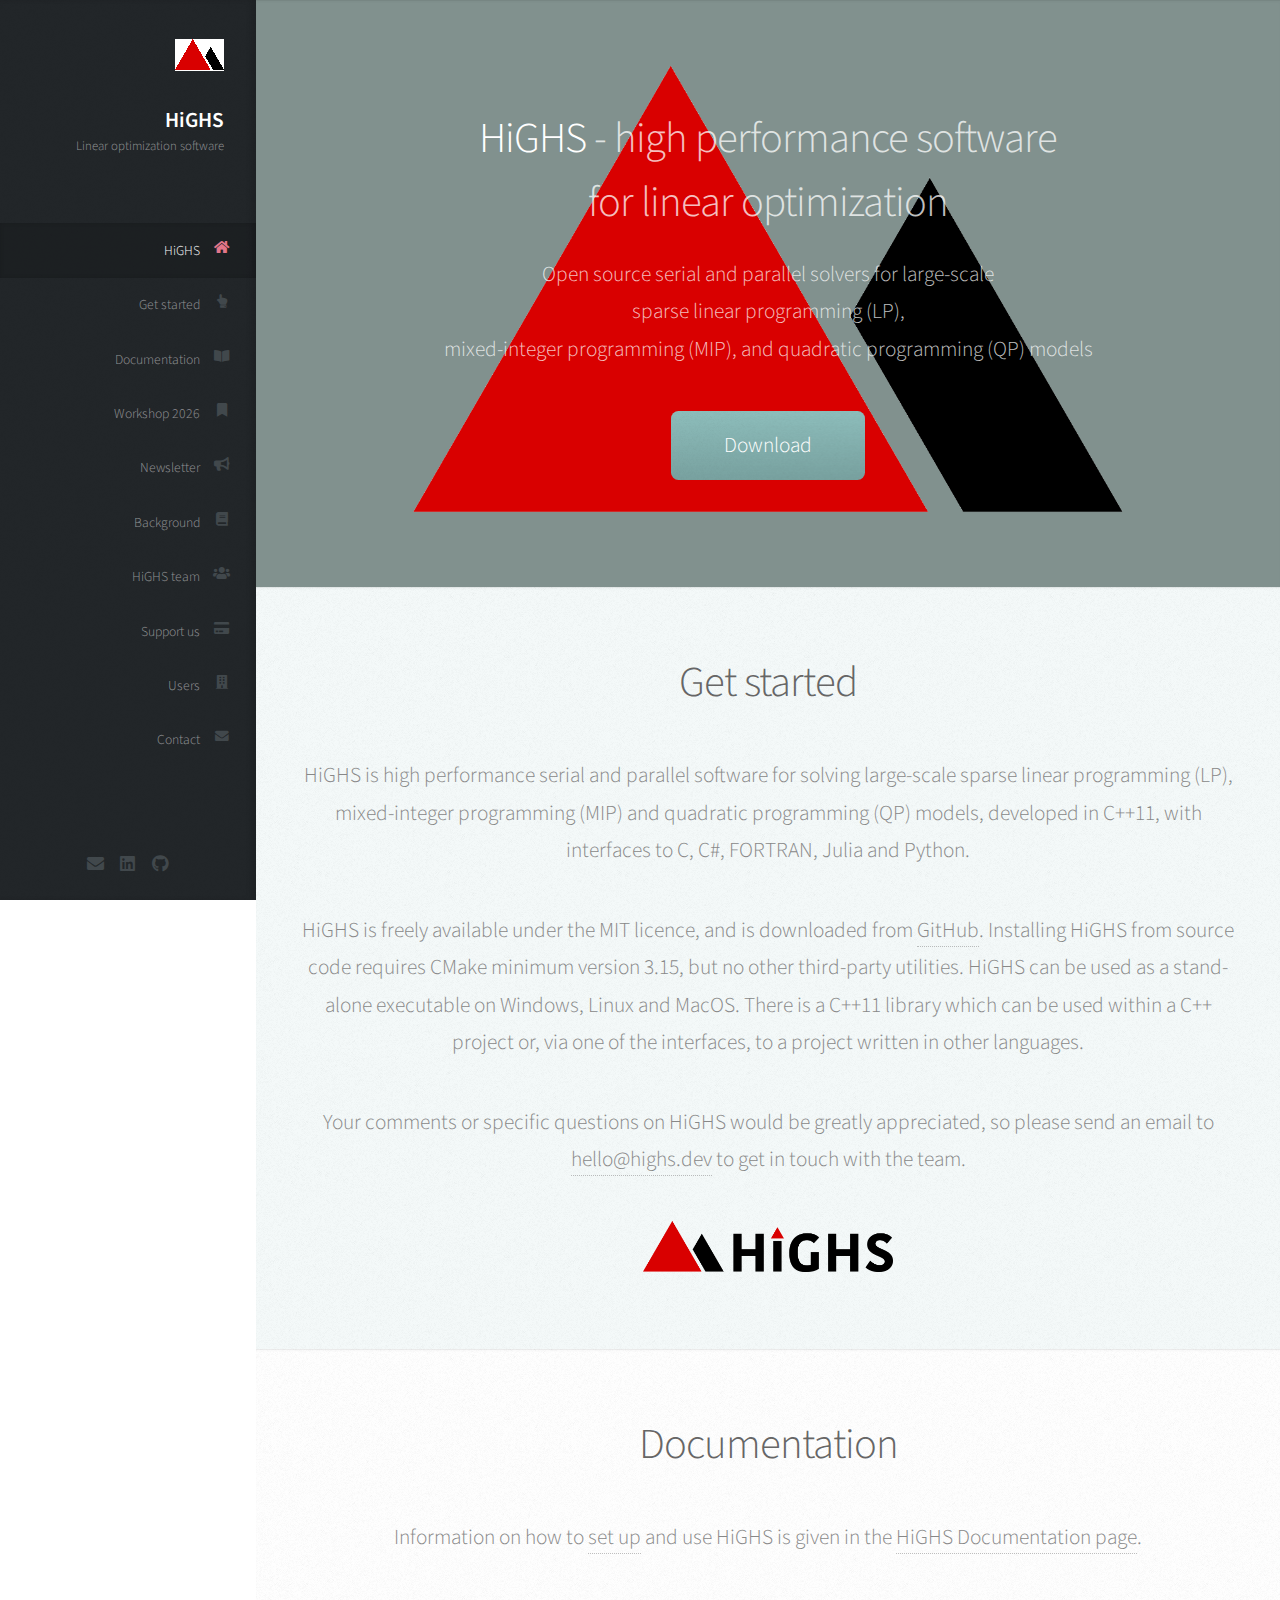
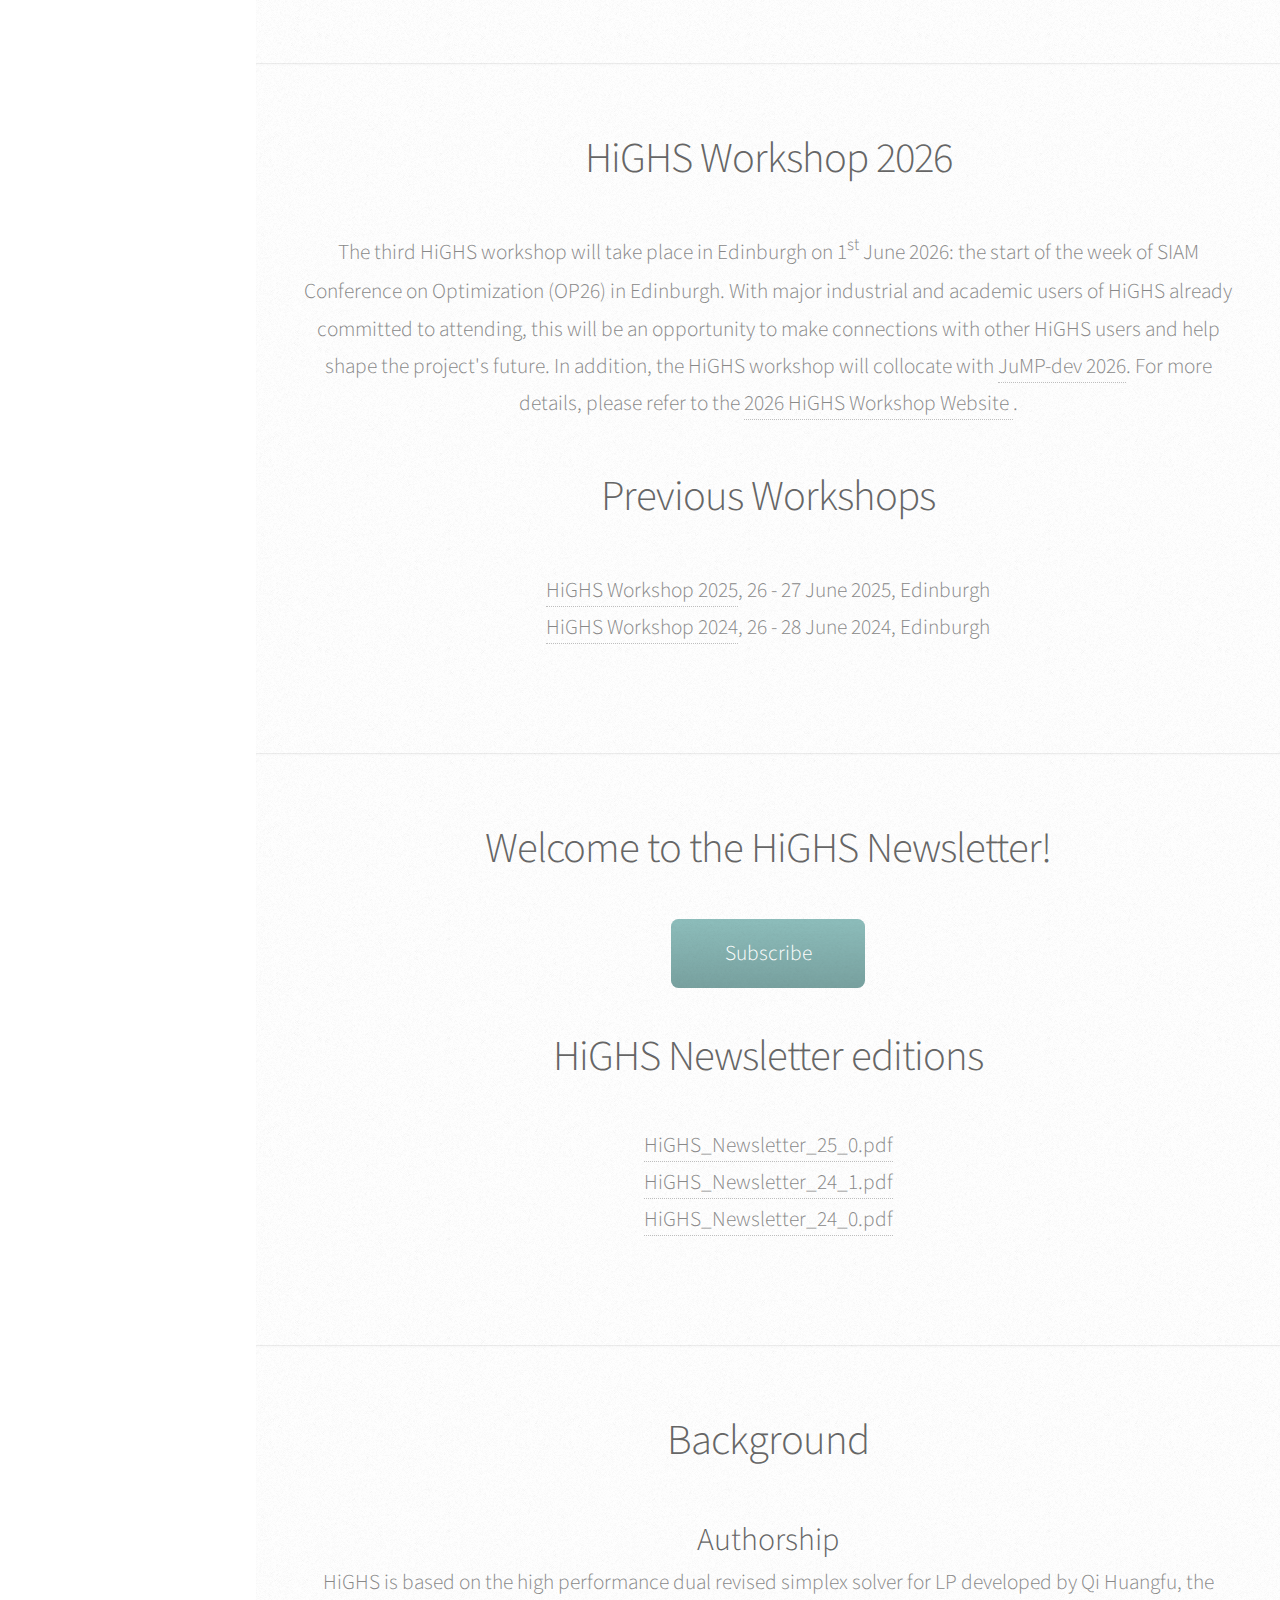
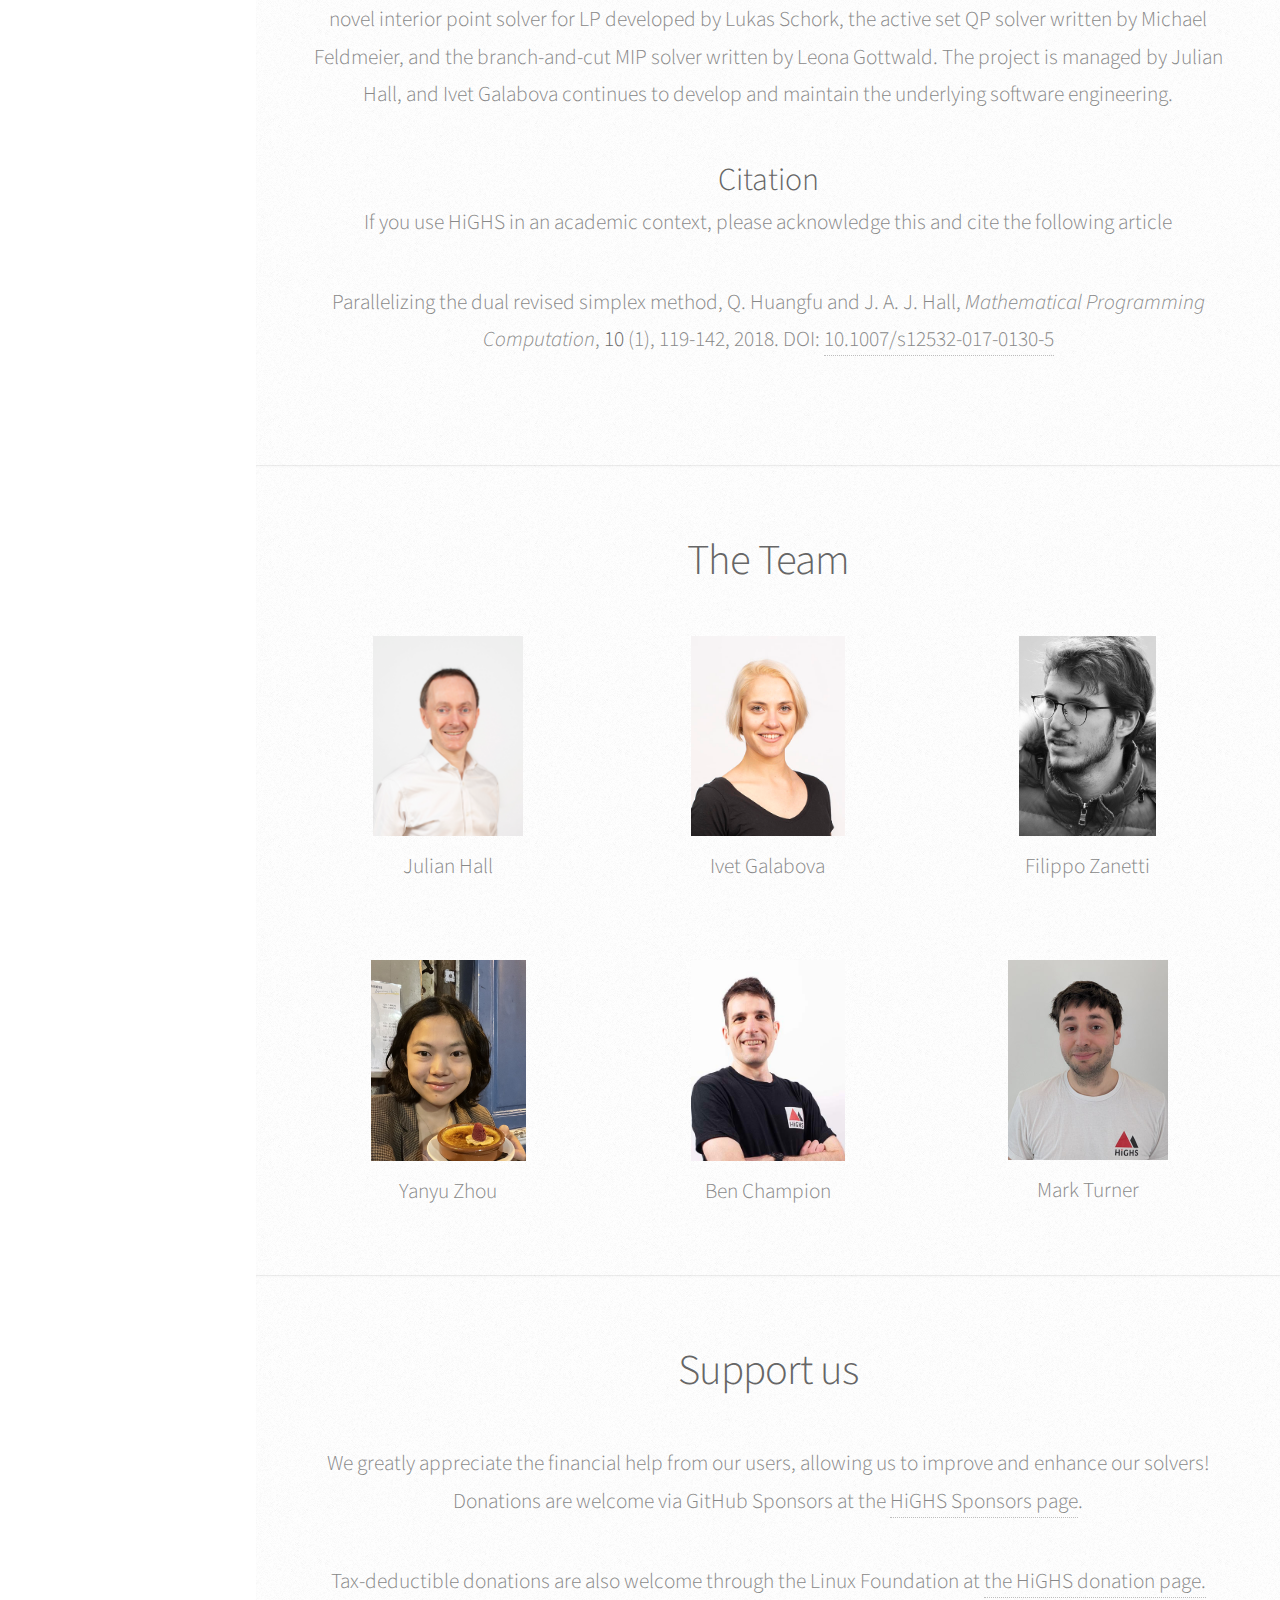
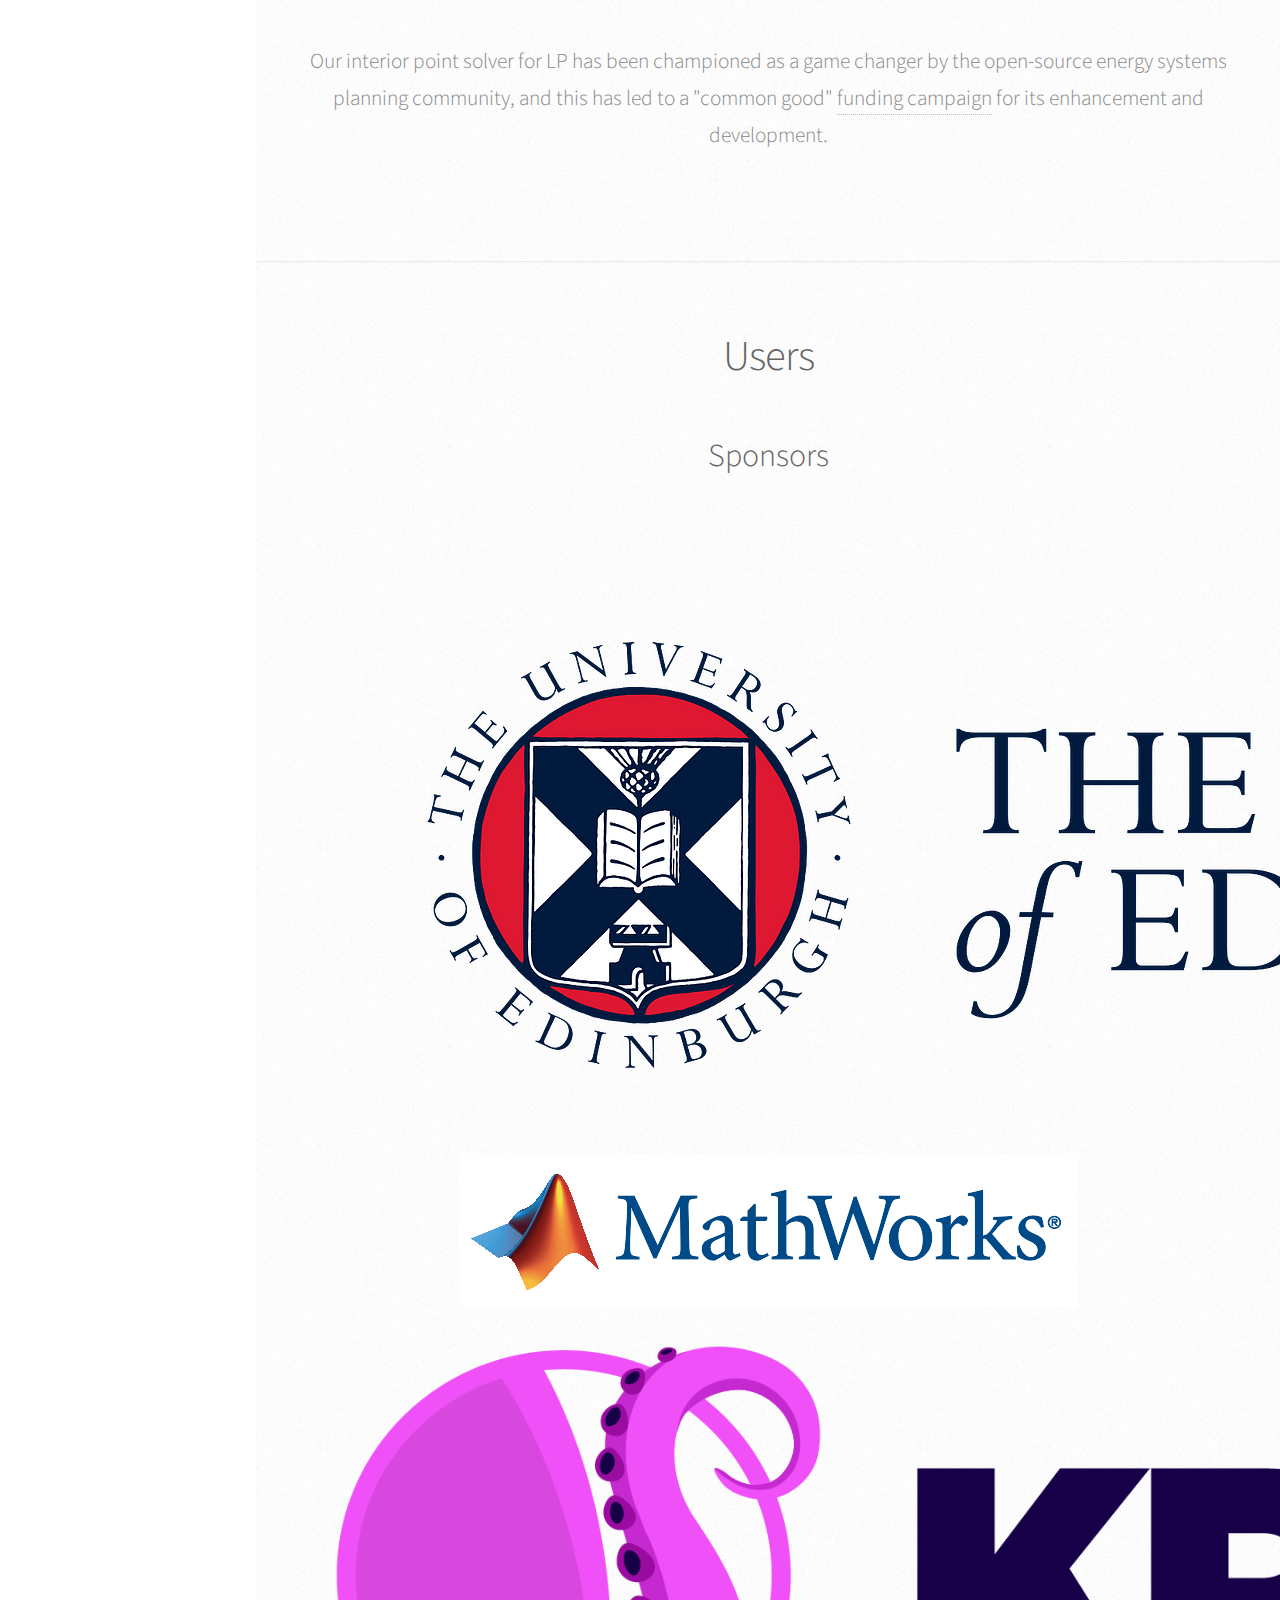
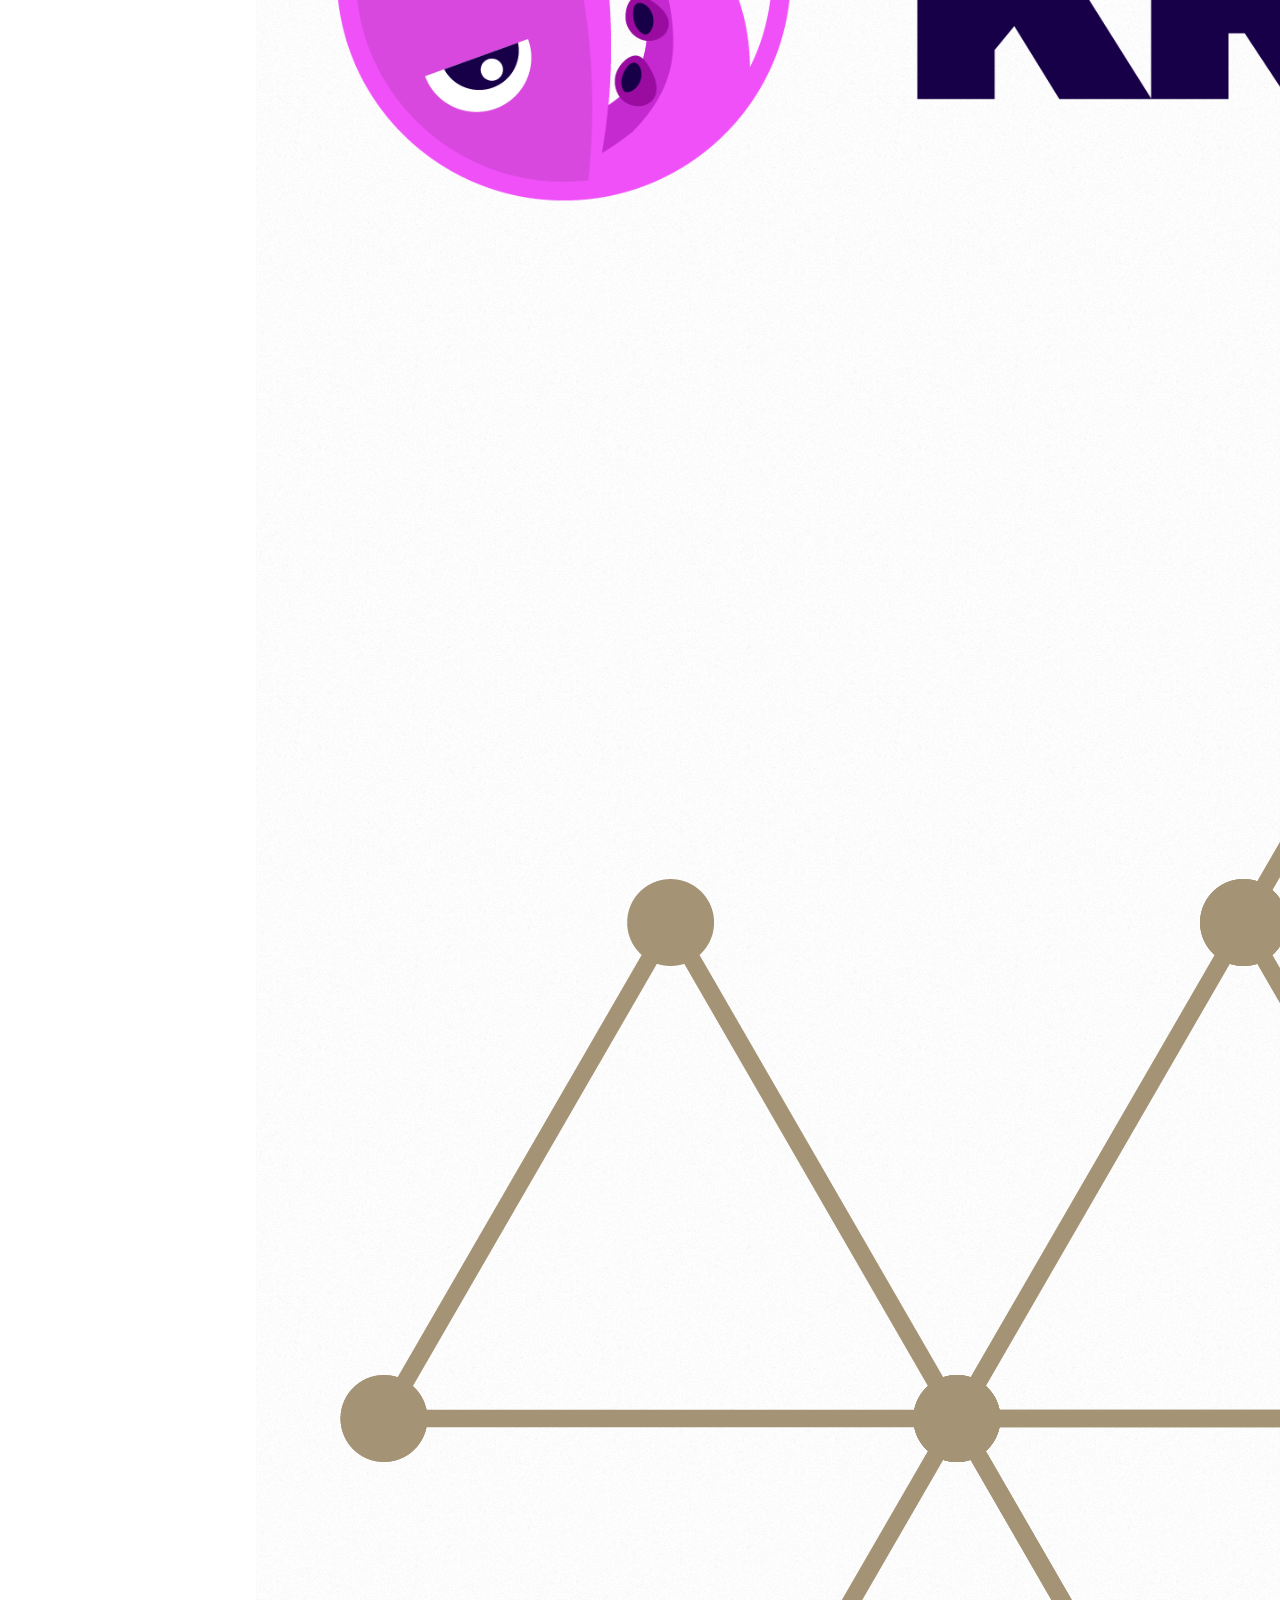
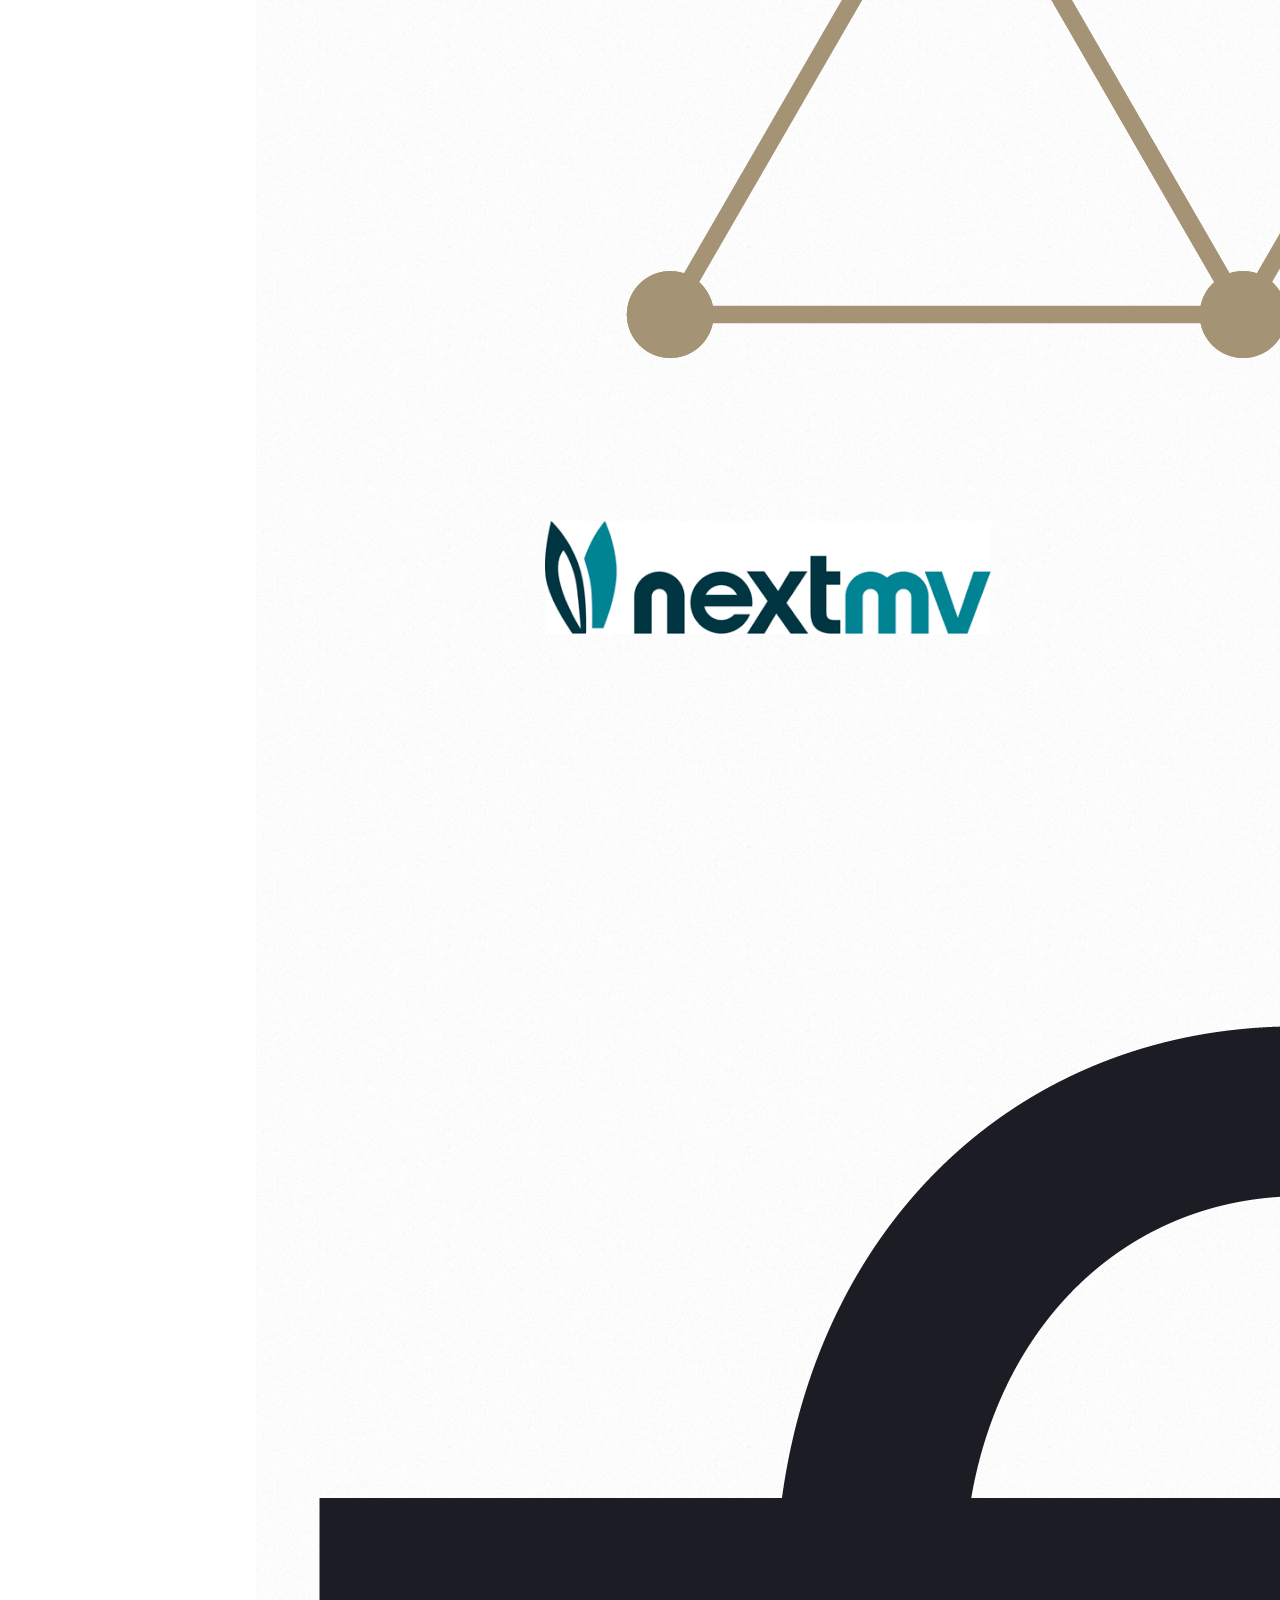
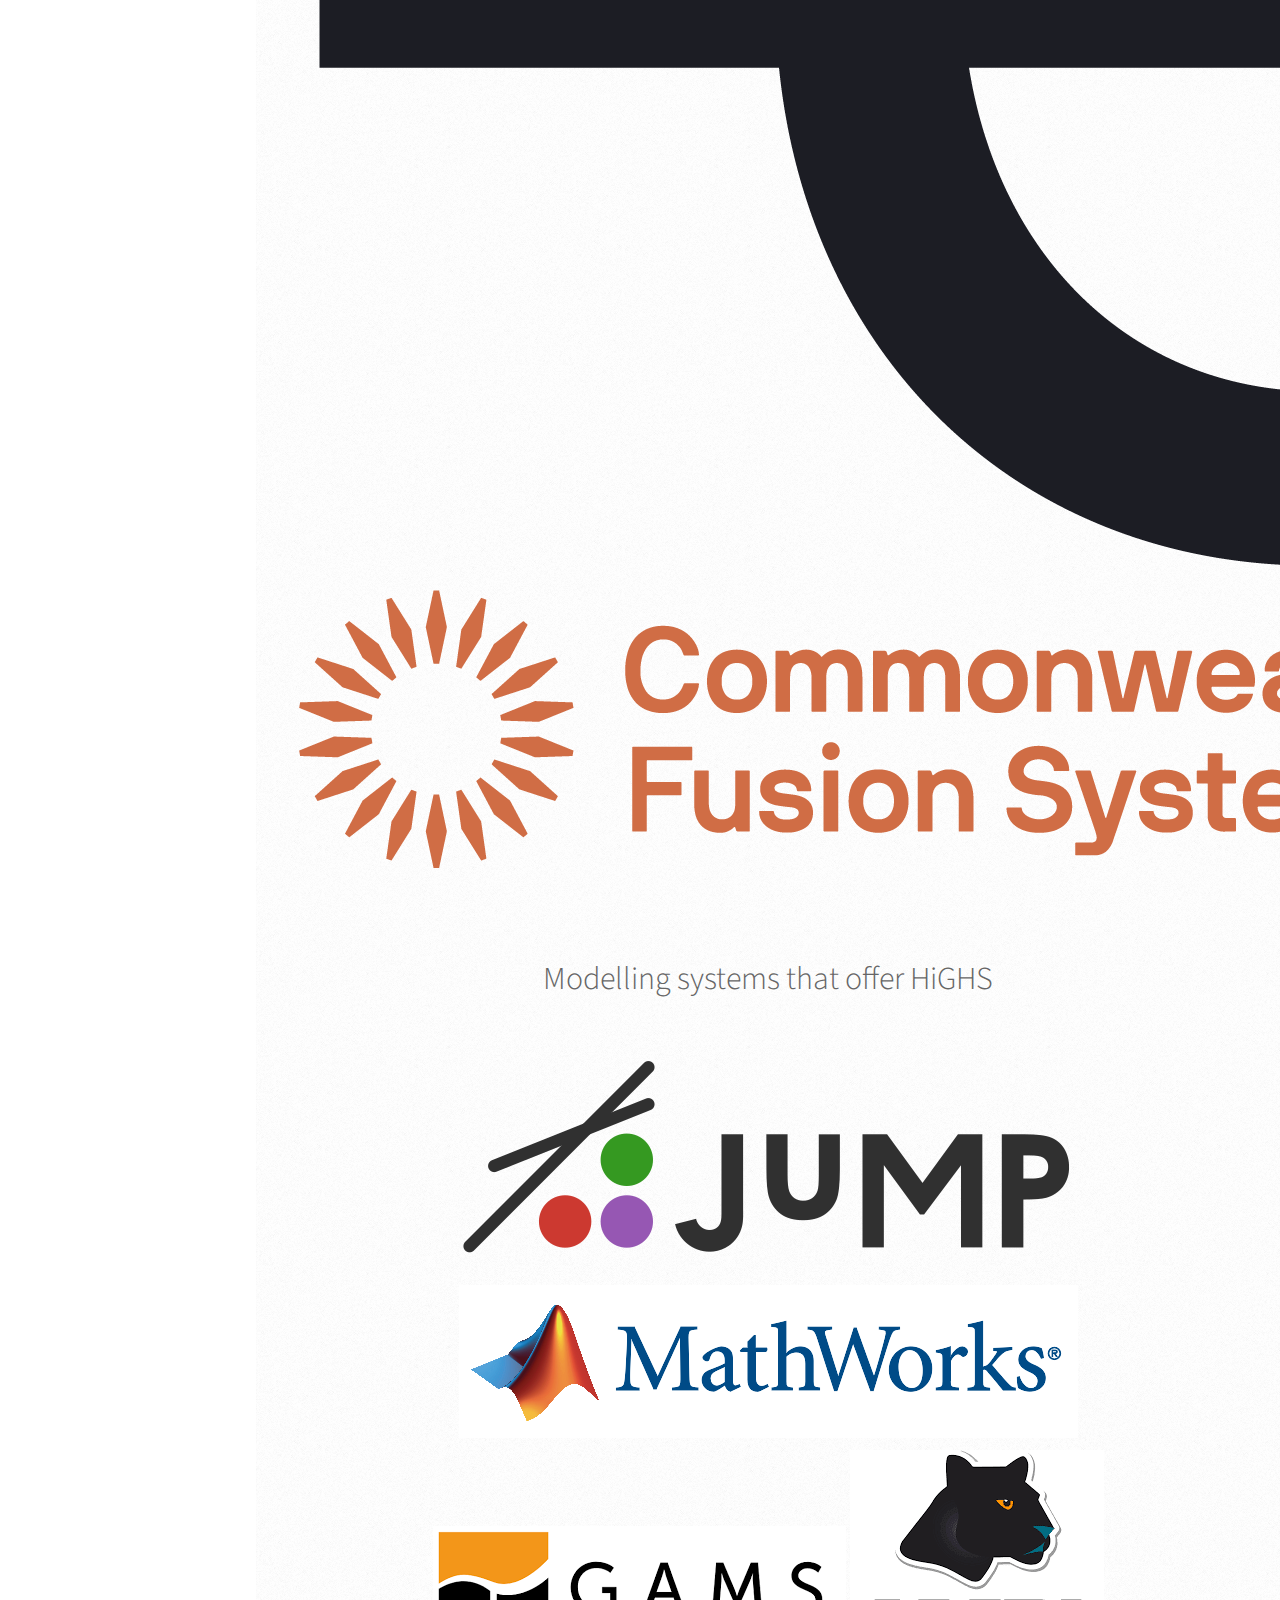
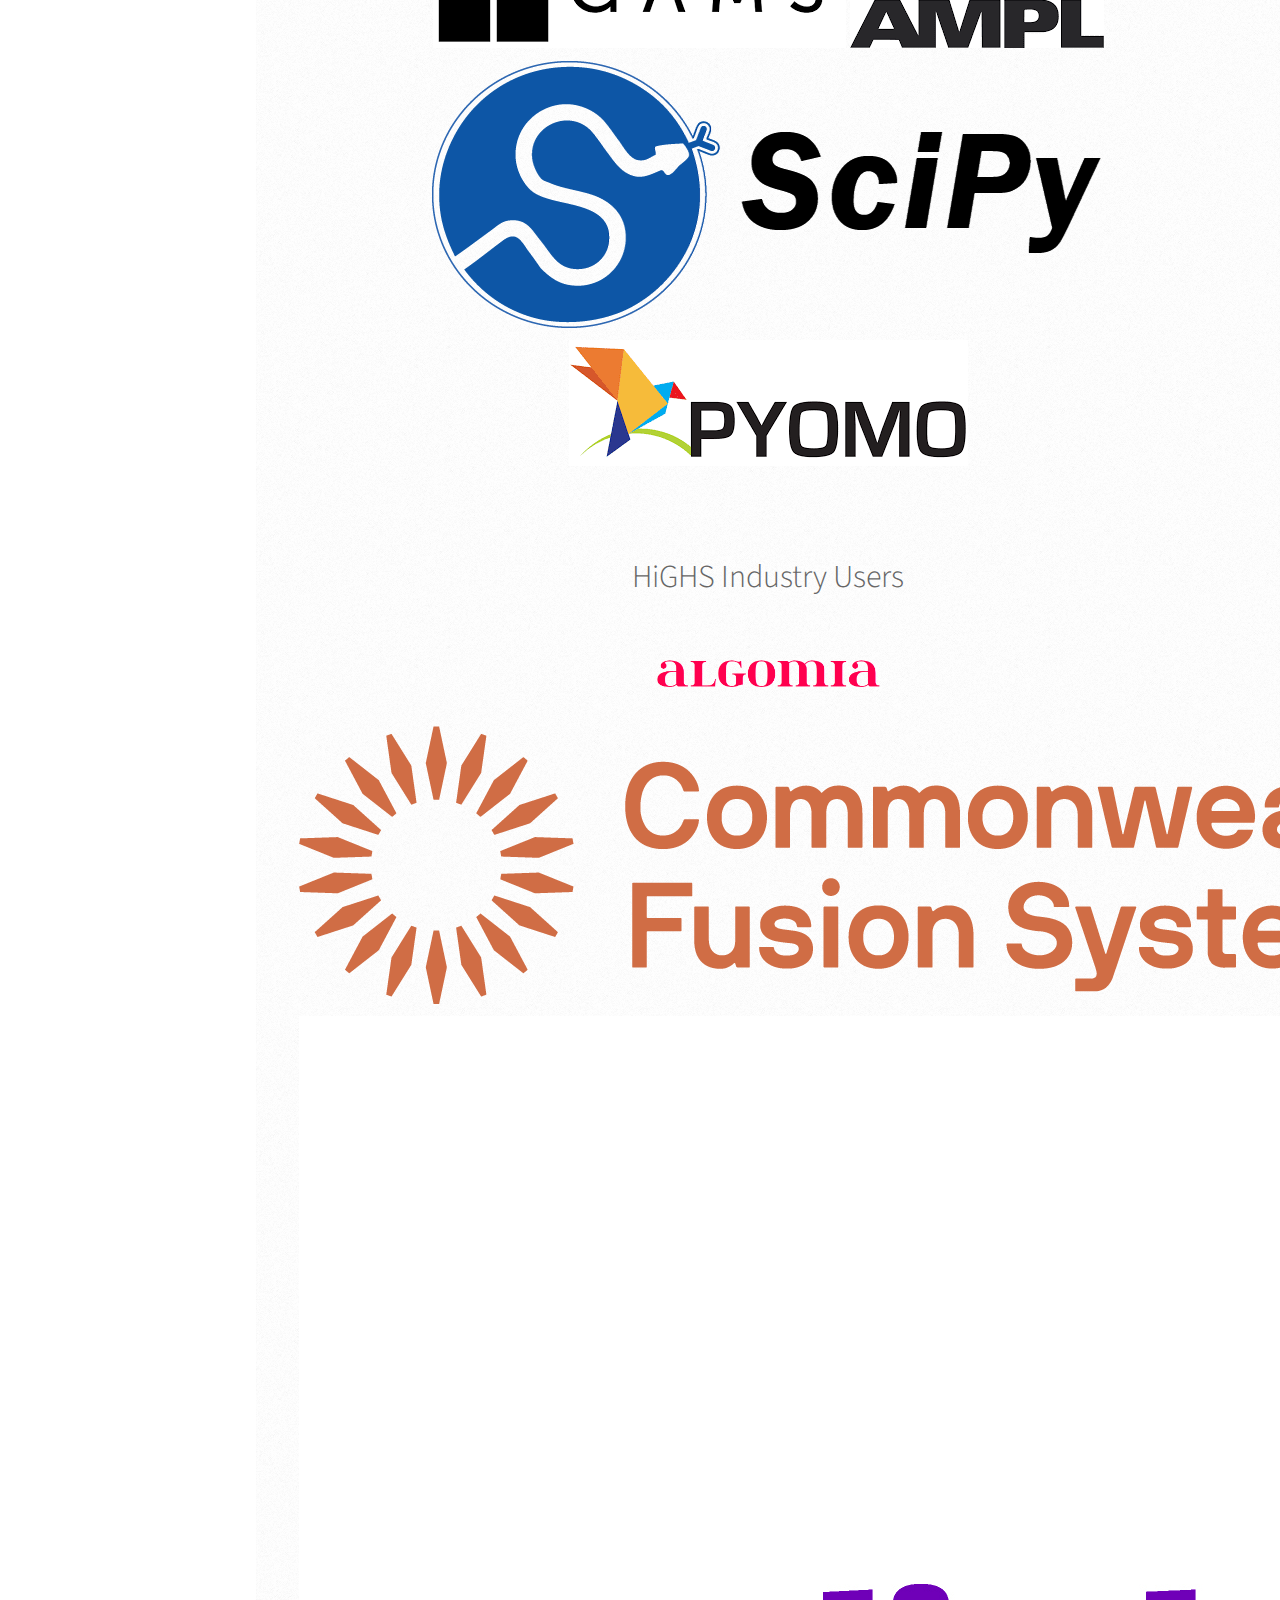
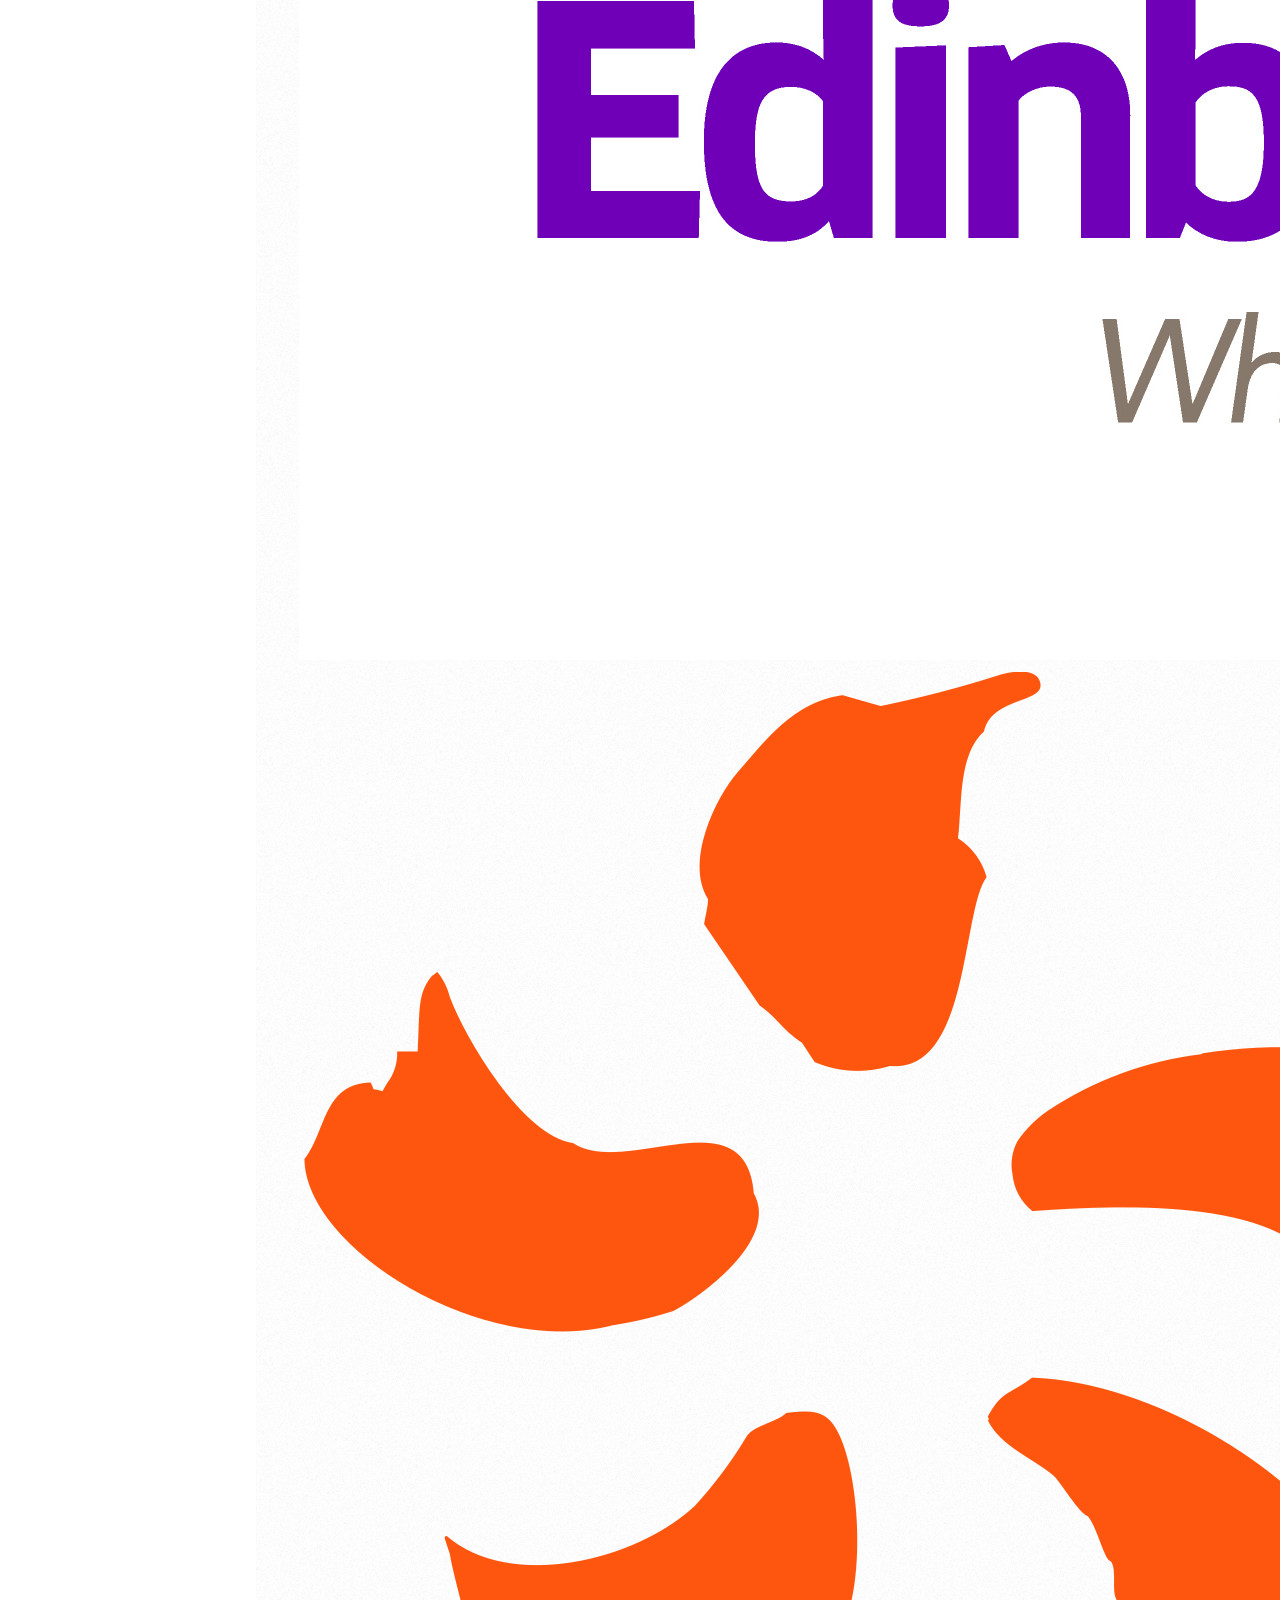
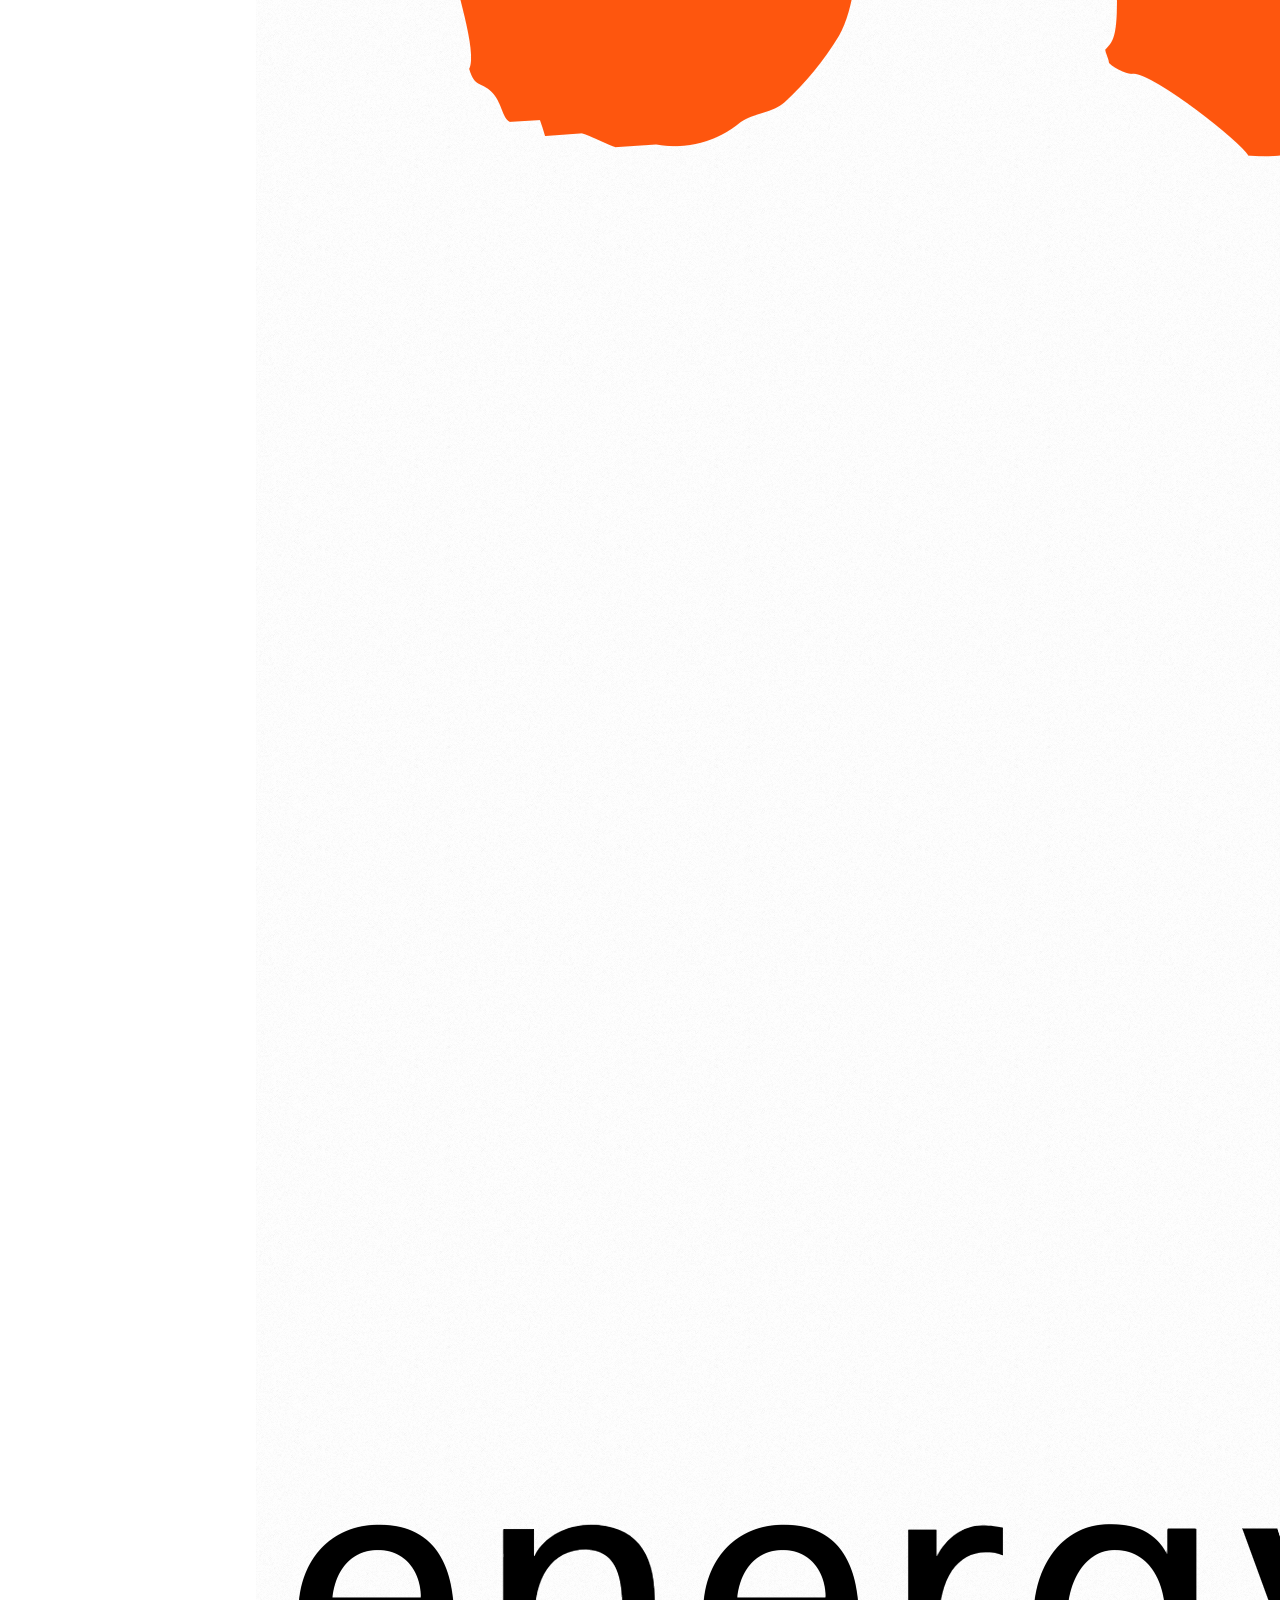
<file: index.html>
<!DOCTYPE HTML>
<!--
Prologue by HTML5 UP
html5up.net | @ajlkn
Free for personal and commercial use under the CCA 3.0 license (html5up.net/license)
-->
<html>

<head>
  <title>HiGHS - High-performance parallel linear optimization software</title>
  <meta charset="utf-8" />
  <meta name="viewport" content="width=device-width, initial-scale=1, user-scalable=no" />

  <link rel="shortcut icon" type="image/ico" href="favicon.ico" title="HiGHS" />
  <link rel="stylesheet" href="assets/css/main.css" />
</head>

<body class="is-preload">

  <!-- Header -->
  <div id="header">

    <div class="top">

      <!-- Logo -->
      <div id="logo">
        <span class="image avatar"><img src="images/HiGHS_avatar.png" alt="" /></span>
        <h1 id="title">HiGHS</h1>
        <p>Linear optimization software</title>
        </p>
      </div>

      <!-- Nav -->
      <nav id="nav">
        <ul>
          <i class="fas "></i>
          <li><a href="#top" id="top-link"><span class="icon solid fa-home">HiGHS</span></a></li>
          <li><a href="#get-started" id="get-started-link"><span class="icon solid fa-hand-point-up">Get started</span></a></li>
          <li><a href="#docs" id="docs-link"><span class="icon solid fa-book-open">Documentation</span></a></li>

          <li><a href="#workshop" id="workshop-link"><span class="icon solid fa-bookmark">Workshop 2026</span></a></li>
          <li><a href="#news" id="news-link"><span class="icon solid fa-bullhorn">Newsletter</span></a></li>
          <li><a href="#background" id="background-link"><span class="icon solid fa-book">Background</span></a></li>
          <li><a href="#team" id="team-link"><span class="icon solid fa-users">HiGHS team</span></a></li>
          <li><a href="#donate" id="donate-link"><span class="icon solid fa-credit-card">Support us</span></a></li>
          <li><a href="#users" id="users-link"><span class="icon solid fa-building">Users</span></a></li>
          <li><a href="#contact" id="contact-link"><span class="icon solid fa-envelope">Contact</span></a></li>
        </ul>
      </nav>

    </div>

    <div class="bottom">

      <!-- Social Icons -->
      <ul class="icons">
        <li><a href="mailto:hello@highs.dev" class="icon solid fa-envelope"><span class="label">Email</span></a></li>
        <li><a href="https://www.linkedin.com/company/highs-opt/" target="_blank" class="icon brands fa-linkedin"><span
              class="label">LinkedIn</span></a></li>
        <li><a href="https://github.com/ERGO-Code/HiGHS" target="_blank" class="icon brands fa-github"><span
              class="label">Github</span></a></li>
      </ul>

    </div>

  </div>

  <!-- Main -->
  <div id="main">

    <!-- Intro -->
    <section id="top" class="one dark cover">
      <div class="container">

        <header>
          <h2 class="alt"><strong>HiGHS</strong> - high performance
            software <br> for linear optimization </h2>
          <p>
          <div>Open source serial and parallel solvers for
            large-scale <br>sparse linear programming (LP), <br>mixed-integer
            programming (MIP), and quadratic programming (QP) models </div>
          </p>
        </header>

        <footer><a href="https://ergo-code.github.io/HiGHS/dev/interfaces/cpp/" class="button scrolly">Download</a>
        </footer>

      </div>
    </section>

    <!-- Get Started-->
    <section id="get-started" class="two">
      <div class="container">

        <header>
          <h2>Get started</h2>
        </header>

        <p> HiGHS is high performance serial and parallel software for solving
          large-scale sparse linear programming (LP), mixed-integer programming
          (MIP) and quadratic programming (QP) models, developed in C++11, with
          interfaces to C, C#, FORTRAN, Julia and Python.</p>

        <p> HiGHS is freely available under the MIT licence, and is downloaded
          from <a href="https://github.com/ERGO-Code/HiGHS" target="_blank">GitHub</a>. Installing HiGHS from source
          code requires
          CMake minimum version 3.15, but no other third-party utilities. HiGHS
          can be used as a stand-alone executable on Windows, Linux and MacOS. There is
          a C++11 library which can be used within a C++ project or, via one of
          the interfaces, to a project written in other languages.</p>

        <p>Your comments or specific questions on HiGHS
          would be greatly appreciated, so please send an email to
          <a href="mailto:hello@highs.dev">hello@highs.dev</a> to get in
          touch with the team.
        </p>

        <img src="images/HiGHS_banner.png" width="250" alt="" class="center" />

      </div>
    </section>

    <!-- Docs -->
    <section id="docs" class="odd">
      <div class="container">

        <header>
          <h2>Documentation</h2>
        </header>

        <p> Information on how to <a href="https://ergo-code.github.io/HiGHS/dev/interfaces/cpp/">set up</a> and use
          HiGHS is given in
          the <a href="https://ergo-code.github.io/HiGHS/dev/">HiGHS Documentation page</a>. </p>

      </div>
    </section>

    <!-- Workshop 2026 -->
    <section id="workshop" class="even">
      <div class="container">

        <header>
          <h2>HiGHS Workshop 2026</h2>
        </header>
        <p>
          The third HiGHS workshop will take place in Edinburgh on 1<sup>st</sup> June 2026: the start of the week
          of SIAM Conference on Optimization (OP26) in Edinburgh. With major industrial and academic users of HiGHS
          already committed to attending, this will be an opportunity to make connections with other HiGHS users and help shape
          the project's future. In addition, the HiGHS workshop will collocate with
          <a href=https://jump.dev/meetings/jumpdev2026 target="_blank">JuMP-dev 2026</a>.
          For more details, please refer to the
          <a href=https://workshop26.highs.dev target="_blank"> 2026 HiGHS Workshop Website </a>.
        </p>

          <header>
          <h2>Previous Workshops</h2>
        </header>
        <p>
          <a href=https://workshop25.highs.dev target="_blank">HiGHS Workshop 2025</a>, 26 - 27 June 2025, Edinburgh
          <br>
          <a href=https://workshop24.highs.dev target="_blank">HiGHS Workshop 2024</a>, 26 - 28 June 2024, Edinburgh
        </p>
      </div>
    </section>

    <!-- Newsletter -->
    <section id="news" class="odd">
      <div class="container">

        <h2>Welcome to the HiGHS Newsletter!</h2>
        <br>

        <form target="_blank" action="https://sibforms.com/serve/[base64]">
          <input type="submit" value="Subscribe" target="_blank" />
        </form>

        <br>
        <h2>HiGHS Newsletter editions</h2>
        <br>
        <p style="text-align:center">

          <a href=assets/HiGHS_Newsletter_25_0.pdf class="center" target="_blank">HiGHS_Newsletter_25_0.pdf</a>
          <br>
          <a href=assets/HiGHS_Newsletter_24_1.pdf class="center" target="_blank">HiGHS_Newsletter_24_1.pdf</a>
          <br>
          <a href=assets/HiGHS_Newsletter_24_0.pdf class="center" target="_blank">HiGHS_Newsletter_24_0.pdf</a>
        </p>

      </div>
    </section>


    <!-- Background -->
    <section id="background" class="even">
      <div class="container">

        <header>
          <h2>Background</h2>
        </header>

        <h3 id="authorship">Authorship</h3>
        <p> HiGHS is based on the high performance dual revised simplex solver
          for LP developed by Qi Huangfu, the novel interior point solver
          for LP developed by Lukas Schork, the active set QP solver
          written by Michael Feldmeier, and the branch-and-cut MIP solver
          written by Leona Gottwald. The project is managed by Julian
          Hall, and Ivet Galabova continues to develop and maintain
          the underlying software engineering.
        </p>

        <h3 id="citation">Citation</h3>

        <p>If you use HiGHS in an academic context, please acknowledge this and cite the following article</p>

        <p>Parallelizing the dual revised simplex method, Q. Huangfu and J. A. J. Hall, <em>Mathematical Programming
            Computation</em>, <strong>10</strong> (1), 119-142, 2018. DOI: <a
            href="https://link.springer.com/article/10.1007/s12532-017-0130-5"
            target="_blank">10.1007/s12532-017-0130-5</a></p>

      </div>

    </section>


    <!-- Team -->
    <section id="team" class="odd">
      <div class="container">

        <header>
          <h2>The Team</h2>
        </header>
          <div class="row">

            <div class="col-4 col-12-mobile">
              <img src="images/JulianHall.jpg" alt="Julian Hall" height=200 class="center" />
              <figcaption>
                Julian Hall
              </figcaption>
            </div>

            <div class="col-4 col-12-mobile">
              <img src="images/IvetGalabova.jpg" alt="Ivet Galabova" height=200 class="center" />
              <figcaption>
                Ivet Galabova
              </figcaption>
            </div>

            <div class="col-4 col-12-mobile">
              <img src="images/fotomia.jpg" alt="Filippo Zanetti" height=200 class="center" />
              <figcaption>
                Filippo Zanetti
              </figcaption>
            </div>

          </div>
          <br>
          <br>
          <div class="row">
            <div class="col-4 col-12-mobile">
              <img src="images/Yanyu.jpg" alt="Yanyu Zhou" height=201 class="center" />
              <figcaption>
                Yanyu Zhou
              </figcaption>
            </div>

            <div class="col-4 col-12-mobile">
              <img src="images/Ben.jpg" alt="Ben Champion" height=201 class="center" />
              <figcaption>
                Ben Champion
              </figcaption>
            </div>

            <div class="col-4 col-12-mobile">
              <img src="images/Mark.jpg" alt="Mark Turner" height=200 class="center" />
              <figcaption>
                Mark Turner
              </figcaption>
            </div>
          </div>

      </div>

    </section>

    <!-- Donate -->
    <section id="donate" class="even">
      <div class="container">

        <header>
          <h2>Support us</h2>
        </header>

        <p> We greatly appreciate the financial help from our users, allowing
          us to improve and enhance our solvers! Donations are welcome via GitHub Sponsors
          at the <a href="https://github.com/sponsors/ERGO-Code" target="new">HiGHS Sponsors page</a>.
        </p>

        <p> Tax-deductible donations are also
          welcome through the Linux Foundation at
          <a href=https://crowdfunding.lfx.linuxfoundation.org/projects/9b777a28-c660-4490-ad00-fa314a731515
            target="new">
            the HiGHS donation page.</a>
        </p>

        <p> Our interior point solver for LP has been championed as a game
          changer by the open-source energy systems planning community, and
          this has led to a "common good" <a href=ipmFunding.html>funding
            campaign</a> for its enhancement and development.</p>
      </div>
    </section>

    <!-- Users -->
    <section id="users" class="odd">
      <div class="container">

        <header>
          <h2>Users</h2>
        </header>

        <h3>Sponsors</h3>
        <br>

        <div class="logo-wall">
          <img src="images/logos/uoe.png"  />
          <img src="images/logos/MathWorks.png"  />
          <img src="images/logos/Kraken.png"  />
          <img src="images/logos/logo_psr_triangulo__original.png"  class="small-logo-80" />
          <img src="images/logos/NextMv.png" class="small-logo-80"/>
          <img src="images/logos/EMD_logo_black_CMYK.png" class="small-logo-50"  />
          <img src="images/logos/CFS-mark+name-stacked_copper-R.png"  />
        </div>
        <br>
        <br>

        <h3>Modelling systems that offer HiGHS</h3>
        <br>

        <div class="logo-wall">
          <img src="images/logos/JuMP.png" />
          <img src="images/logos/MathWorks.png"  />
          <img src="images/logos/GAMS.png"  class="small-logo-90"/>
          <img src="images/logos/AMPL.png"  class="small-logo-90"/>
          <img src="images/logos/scipy.png" class="small-logo-80" />
          <img src="images/logos/pyomo.png"  class="small-logo-80" />
          <!-- <img src="images/logos/R.png" class="small-logo-40"/> </a> -->
        </div>
        <br>
        <br>

        <h3>HiGHS Industry Users</h3>
        <br>

        <div class="logo-wall">
          <img src="images/logos/algomia.png" width="250" />
          <img src="images/logos/CFS-mark+name-stacked_copper-R.png"  />
          <img src="images/logos/EDI_strap_2col_cmyk.jpg"  />
          <img src="images/logos/EDF_Energy_logo.svg.png" class="small-logo-70"  />
          <img src="images/logos/energynautics.png"  />
          <img src="images/logos/EMD_logo_black_CMYK.png" class="small-logo-50"  />
          <img src="images/logos/HARD Software.png"  />
          <img src="images/logos/logo_i@l_2025Mar24.jpg"  />
          <img src="images/logos/Kraken.png"  />


          <img src="images/logos/MathWorks.png"  />
          <img src="images/logos/MENTZ GmbH.PNG" class="small-logo-70"  />
          <img src="images/logos/MicrosoftResearch.jpg" class="small-logo-80"  />
          <img src="images/logos/NextMv.png" class="small-logo-80"/>

          <img src="images/logos/onecrhonos.png"  />
          <img src="images/logos/PURECONTROL Logo full bleu.png"  />

          <img src="images/logos/logo_psr_triangulo__original.png" class="small-logo-80" />
          <img src="images/logos/pwsc.gif" class="small-logo-80"  />

          <div style="display:inline-block; background:black; padding:0px; border-radius:0px;">
            <img src="images/logos/QED.png" class="small-logo-80">
          </div>

          <!-- <img src="images/logos/QED.png" class="small-logo-80"  style="background-color:black;" /> -->
          <img src="images/logos/RBP Logo stacked large BonW.png" class="small-logo-80" />

          <img src="images/logos/tesco.png" class="small-logo-80"  />
        </div>

      </div>
    </section>

    <!-- Contact -->
    <section id="contact" class="even">
      <div class="container">

        <header>
          <h2>Contact</h2>
        </header>

        <p>Your comments or specific questions on HiGHS
          would be greatly appreciated, so please send an email to
          <a href="mailto:hello@highs.dev">hello@highs.dev</a> to get in
          touch with the team.
        </p>

      </div>

      <!-- Copyright -->
      <!--ul class="copyright"><li-->
      Design: <a href="http://html5up.net">HTML5 UP</a>
      <!--/li></ul-->

      <!-- Scripts -->
      <script src="assets/js/jquery.min.js"></script>
      <script src="assets/js/jquery.scrolly.min.js"></script>
      <script src="assets/js/jquery.scrollex.min.js"></script>
      <script src="assets/js/browser.min.js"></script>
      <script src="assets/js/breakpoints.min.js"></script>
      <script src="assets/js/util.js"></script>
      <script src="assets/js/main.js"></script>

</body>

</html>
<!--site template designed by <a href="http://html5up.net">HTML5 UP</a>. -->
</file>
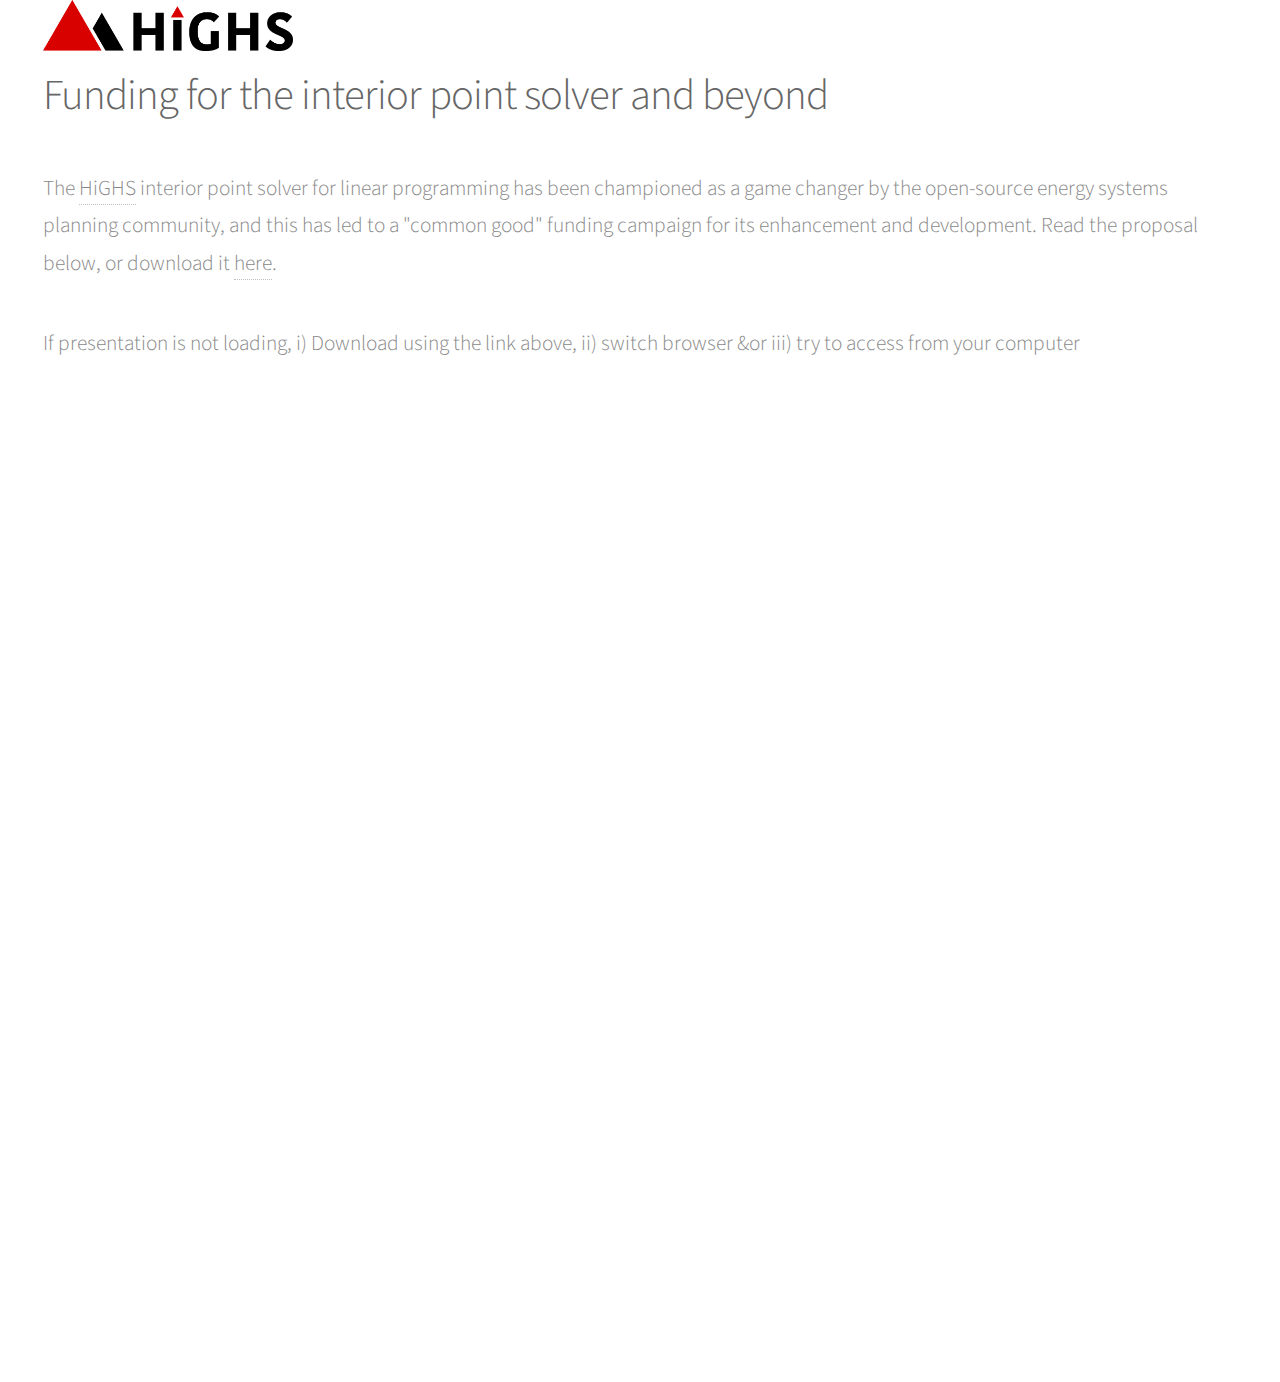
<file: ipmFunding/index.html>
<!DOCTYPE HTML>
<!--
Prologue by HTML5 UP
html5up.net | @ajlkn
Free for personal and commercial use under the CCA 3.0 license (html5up.net/license)
-->
<html>

<head>
<title>Funding for the IPM solver and beyond</title>
<meta charset="utf-8" />
<meta name="viewport" content="width=device-width, initial-scale=1, user-scalable=no" />

<link rel="shortcut icon" type="image/ico" href="favicon.ico" title="HiGHS"/>
<link rel="stylesheet" href="../assets/css/main.css"/>
</head>

<body class="is-preload">

<!-- Sponsors-->
<section id="get-started" class="two">
<div class="container">

<img src="../images/HiGHS_banner.png" width="250" alt="" class="center" />

<header>
<h2>Funding for the interior point solver and beyond</h2>
</header>

<p> The <a href=../index.html>HiGHS</a> interior point solver for linear
programming has been championed as a game changer by the open-source
energy systems planning community, and this has led to a "common good"
funding campaign for its enhancement and development. Read the
proposal below, or download it
<a href=https://drive.google.com/file/d/1j8EgipgfmJ2ZCkj-YskrY2o4ixQTsxe0/preview target="new">here</a>.
</p>





<section style='min-height: 200px'>
  <div class='embed-responsive' style='padding-bottom:80%'>
    <object data='https://drive.google.com/file/d/1j8EgipgfmJ2ZCkj-YskrY2o4ixQTsxe0/preview' type='application/pdf' width='100%' height='500px'>If presentation is not loading, i) Download using the link above, ii) switch browser &or iii) try to access from your computer</object>
  </div>
</section>

</div>
</section>



<!-- Scripts -->
<script src="../assets/js/jquery.min.js"></script>
<script src="../assets/js/jquery.scrolly.min.js"></script>
<script src="../assets/js/jquery.scrollex.min.js"></script>
<script src="../assets/js/browser.min.js"></script>
<script src="../assets/js/breakpoints.min.js"></script>
<script src="../assets/js/util.js"></script>
<script src="../assets/js/main.js"></script>

</body>

</html>
<!--site template designed by <a href="http://html5up.net">HTML5 UP</a>. -->
</file>
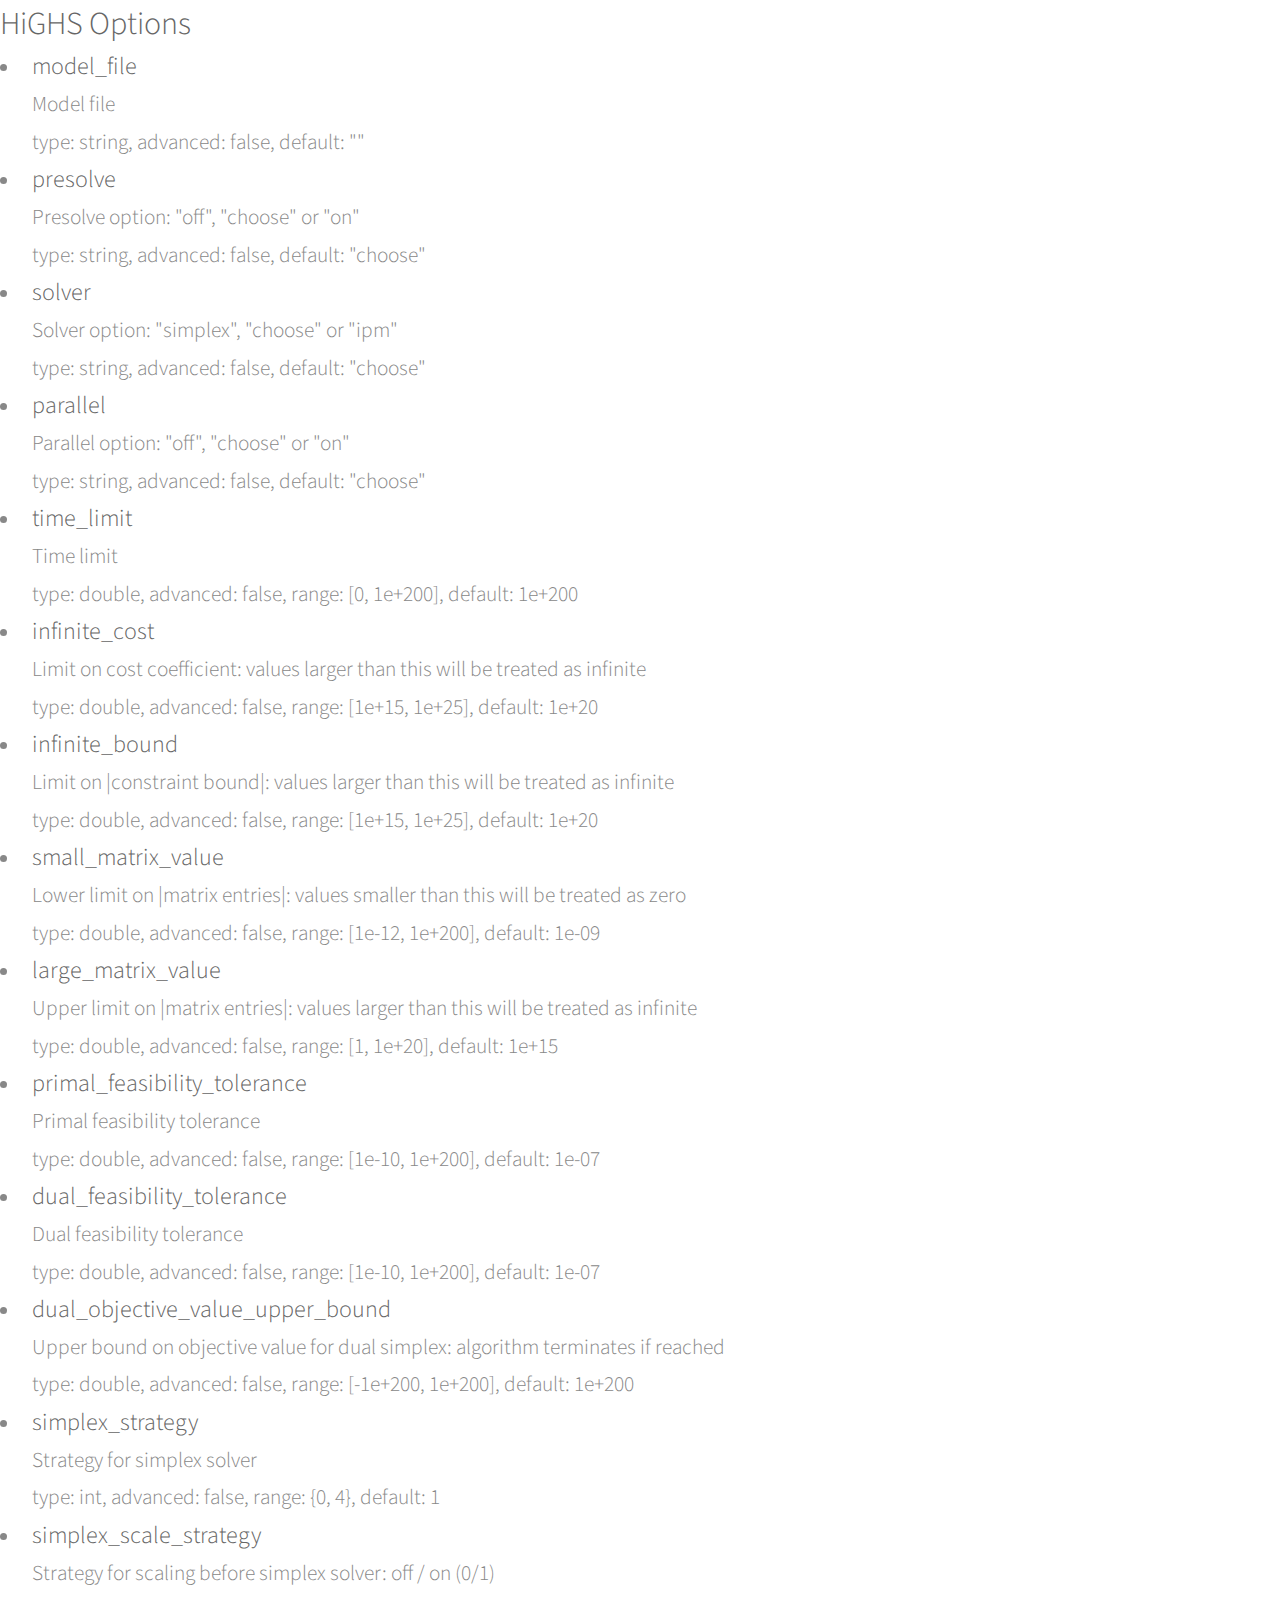
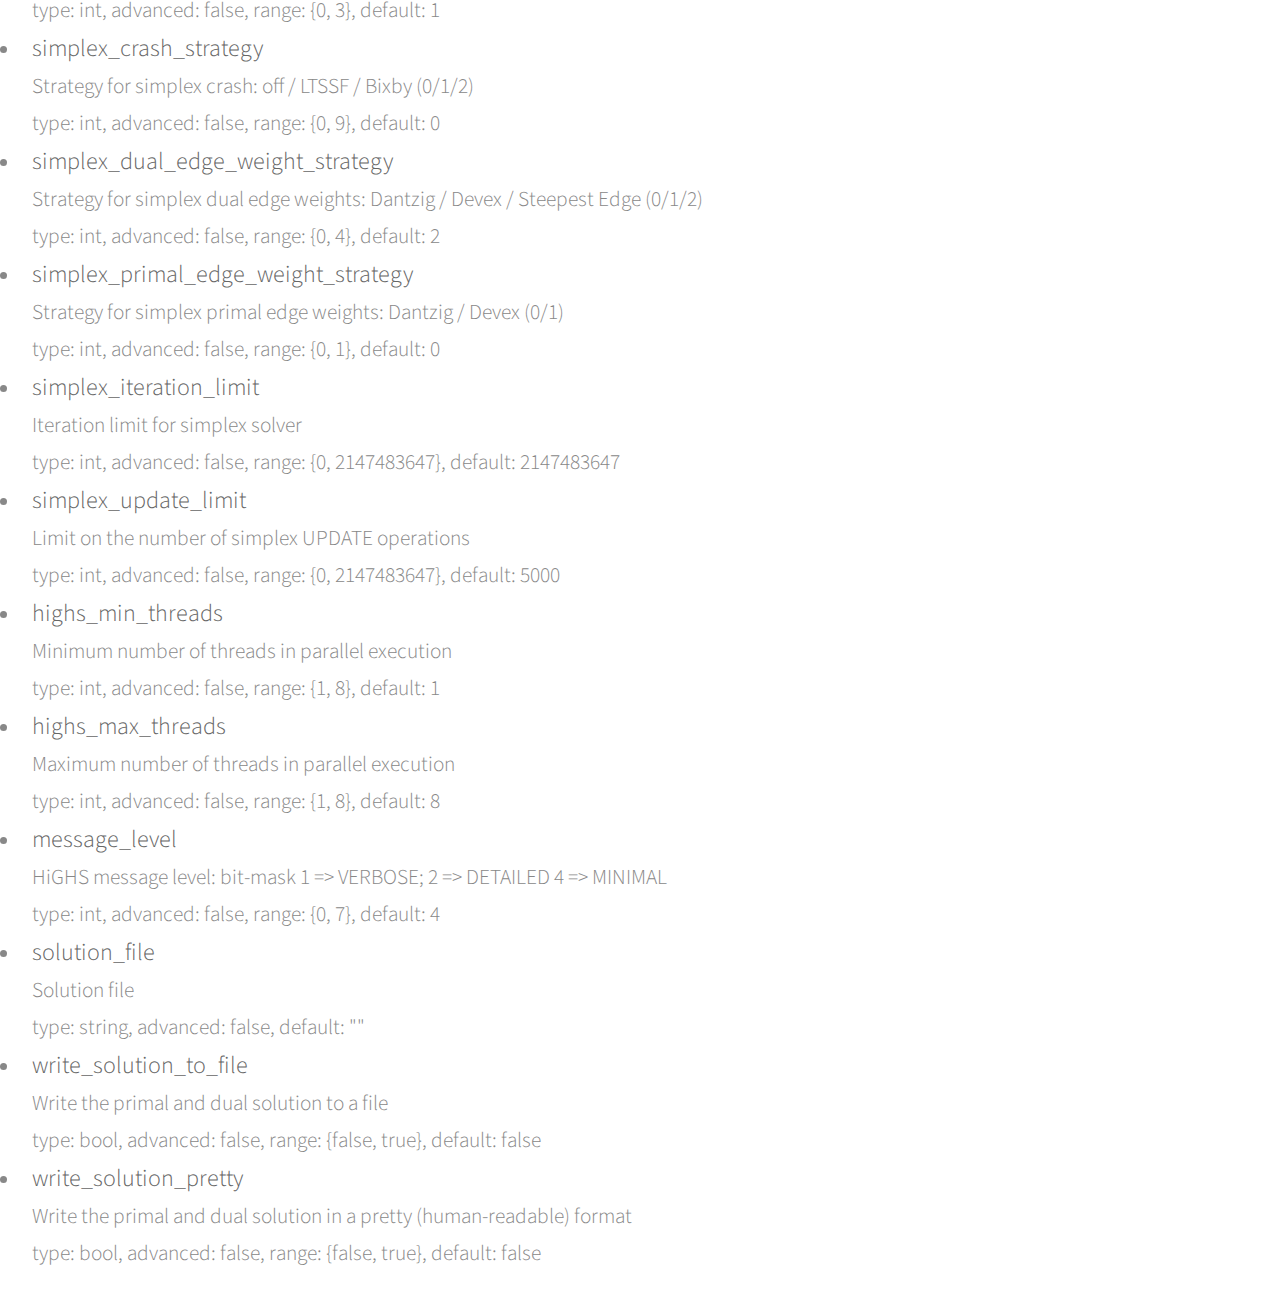
<file: HighsOptions.html>
<!DOCTYPE HTML>
<html>

<head>
  <title>HiGHS Options</title>
	<meta charset="utf-8" />
	<meta name="viewport" content="width=device-width, initial-scale=1, user-scalable=no" />
	<link rel="stylesheet" href="assets/css/main.css" />
</head>
<body style="background-color:f5fafa;"></body>

<h3>HiGHS Options</h3>

<ul>
<li><tt><font size="+2"><strong>model_file</strong></font></tt><br>
Model file<br>
type: string, advanced: false, default: ""
</li>
<li><tt><font size="+2"><strong>presolve</strong></font></tt><br>
Presolve option: "off", "choose" or "on"<br>
type: string, advanced: false, default: "choose"
</li>
<li><tt><font size="+2"><strong>solver</strong></font></tt><br>
Solver option: "simplex", "choose" or "ipm"<br>
type: string, advanced: false, default: "choose"
</li>
<li><tt><font size="+2"><strong>parallel</strong></font></tt><br>
Parallel option: "off", "choose" or "on"<br>
type: string, advanced: false, default: "choose"
</li>
<li><tt><font size="+2"><strong>time_limit</strong></font></tt><br>
Time limit<br>
type: double, advanced: false, range: [0, 1e+200], default: 1e+200
</li>
<li><tt><font size="+2"><strong>infinite_cost</strong></font></tt><br>
Limit on cost coefficient: values larger than this will be treated as infinite<br>
type: double, advanced: false, range: [1e+15, 1e+25], default: 1e+20
</li>
<li><tt><font size="+2"><strong>infinite_bound</strong></font></tt><br>
Limit on |constraint bound|: values larger than this will be treated as infinite<br>
type: double, advanced: false, range: [1e+15, 1e+25], default: 1e+20
</li>
<li><tt><font size="+2"><strong>small_matrix_value</strong></font></tt><br>
Lower limit on |matrix entries|: values smaller than this will be treated as zero<br>
type: double, advanced: false, range: [1e-12, 1e+200], default: 1e-09
</li>
<li><tt><font size="+2"><strong>large_matrix_value</strong></font></tt><br>
Upper limit on |matrix entries|: values larger than this will be treated as infinite<br>
type: double, advanced: false, range: [1, 1e+20], default: 1e+15
</li>
<li><tt><font size="+2"><strong>primal_feasibility_tolerance</strong></font></tt><br>
Primal feasibility tolerance<br>
type: double, advanced: false, range: [1e-10, 1e+200], default: 1e-07
</li>
<li><tt><font size="+2"><strong>dual_feasibility_tolerance</strong></font></tt><br>
Dual feasibility tolerance<br>
type: double, advanced: false, range: [1e-10, 1e+200], default: 1e-07
</li>
<li><tt><font size="+2"><strong>dual_objective_value_upper_bound</strong></font></tt><br>
Upper bound on objective value for dual simplex: algorithm terminates if reached<br>
type: double, advanced: false, range: [-1e+200, 1e+200], default: 1e+200
</li>
<li><tt><font size="+2"><strong>simplex_strategy</strong></font></tt><br>
Strategy for simplex solver<br>
type: int, advanced: false, range: {0, 4}, default: 1
</li>
<li><tt><font size="+2"><strong>simplex_scale_strategy</strong></font></tt><br>
Strategy for scaling before simplex solver: off / on (0/1)<br>
type: int, advanced: false, range: {0, 3}, default: 1
</li>
<li><tt><font size="+2"><strong>simplex_crash_strategy</strong></font></tt><br>
Strategy for simplex crash: off / LTSSF / Bixby (0/1/2)<br>
type: int, advanced: false, range: {0, 9}, default: 0
</li>
<li><tt><font size="+2"><strong>simplex_dual_edge_weight_strategy</strong></font></tt><br>
Strategy for simplex dual edge weights: Dantzig / Devex / Steepest Edge (0/1/2)<br>
type: int, advanced: false, range: {0, 4}, default: 2
</li>
<li><tt><font size="+2"><strong>simplex_primal_edge_weight_strategy</strong></font></tt><br>
Strategy for simplex primal edge weights: Dantzig / Devex (0/1)<br>
type: int, advanced: false, range: {0, 1}, default: 0
</li>
<li><tt><font size="+2"><strong>simplex_iteration_limit</strong></font></tt><br>
Iteration limit for simplex solver<br>
type: int, advanced: false, range: {0, 2147483647}, default: 2147483647
</li>
<li><tt><font size="+2"><strong>simplex_update_limit</strong></font></tt><br>
Limit on the number of simplex UPDATE operations<br>
type: int, advanced: false, range: {0, 2147483647}, default: 5000
</li>
<li><tt><font size="+2"><strong>highs_min_threads</strong></font></tt><br>
Minimum number of threads in parallel execution<br>
type: int, advanced: false, range: {1, 8}, default: 1
</li>
<li><tt><font size="+2"><strong>highs_max_threads</strong></font></tt><br>
Maximum number of threads in parallel execution<br>
type: int, advanced: false, range: {1, 8}, default: 8
</li>
<li><tt><font size="+2"><strong>message_level</strong></font></tt><br>
HiGHS message level: bit-mask 1 => VERBOSE; 2 => DETAILED 4 => MINIMAL<br>
type: int, advanced: false, range: {0, 7}, default: 4
</li>
<li><tt><font size="+2"><strong>solution_file</strong></font></tt><br>
Solution file<br>
type: string, advanced: false, default: ""
</li>
<li><tt><font size="+2"><strong>write_solution_to_file</strong></font></tt><br>
Write the primal and dual solution to a file<br>
type: bool, advanced: false, range: {false, true}, default: false
</li>
<li><tt><font size="+2"><strong>write_solution_pretty</strong></font></tt><br>
Write the primal and dual solution in a pretty (human-readable) format<br>
type: bool, advanced: false, range: {false, true}, default: false
</li>
</ul>
</body>

</html>
</file>
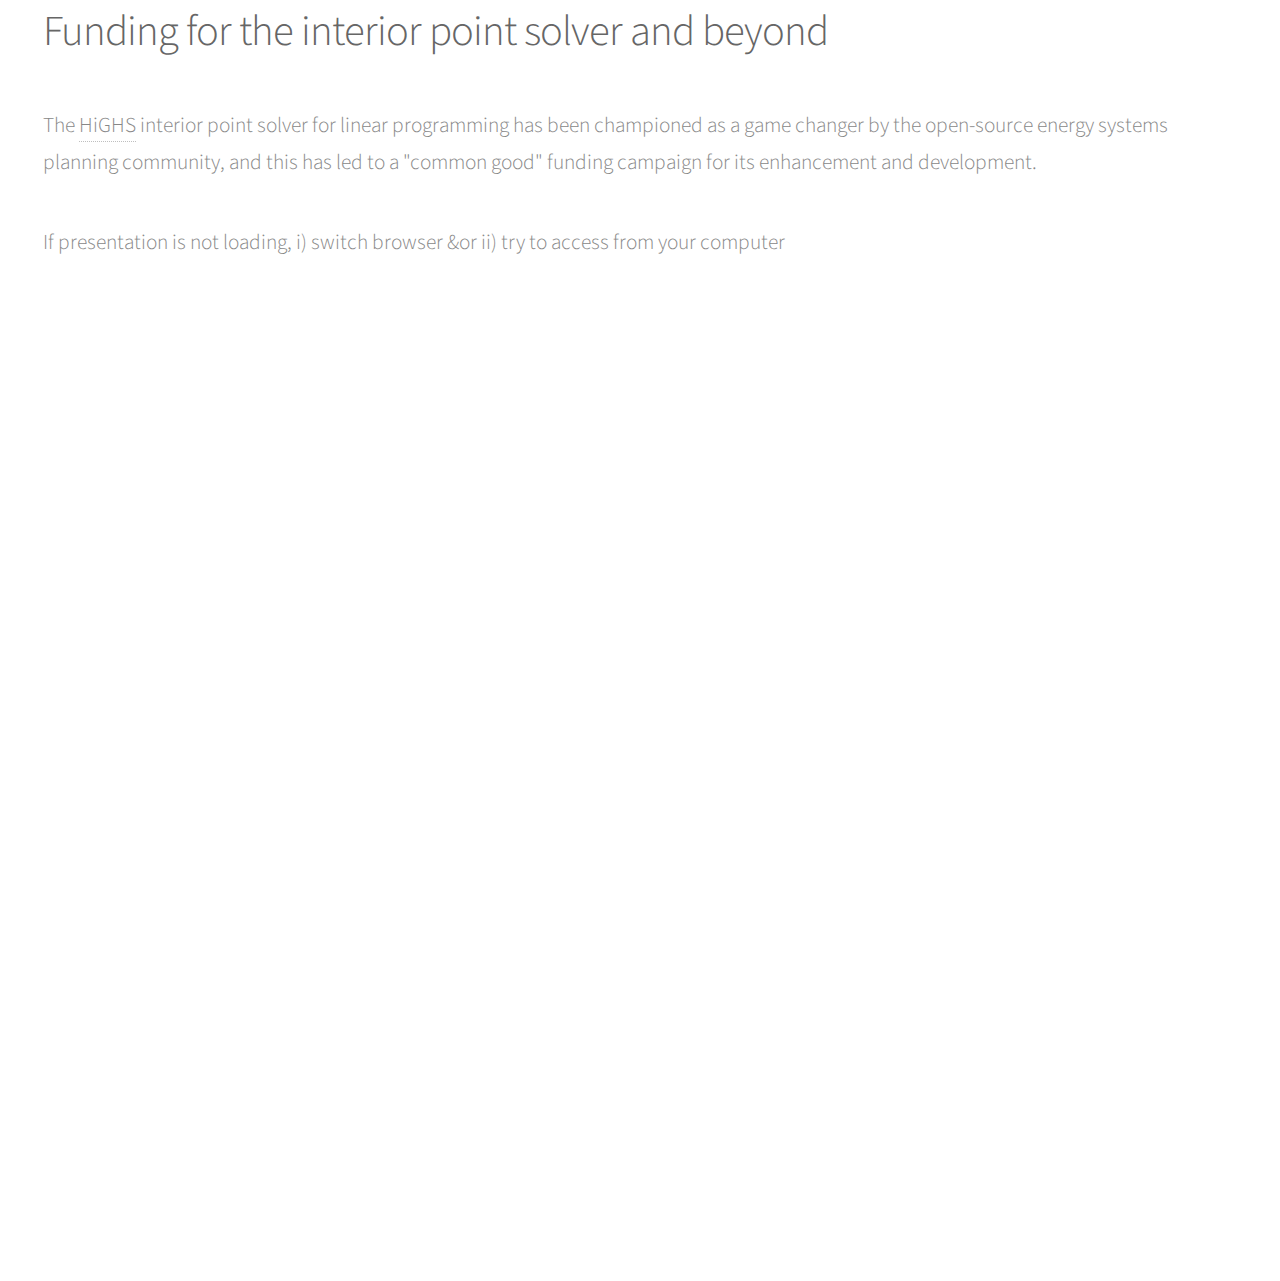
<file: ipmFunding.html>
<!DOCTYPE HTML>
<!--
Prologue by HTML5 UP
html5up.net | @ajlkn
Free for personal and commercial use under the CCA 3.0 license (html5up.net/license)
-->
<html>

<head>
<title>Funding for the IPM solver and beyond</title>
<meta charset="utf-8" />
<meta name="viewport" content="width=device-width, initial-scale=1, user-scalable=no" />

<link rel="shortcut icon" type="image/ico" href="favicon.ico" title="HiGHS"/>
<link rel="stylesheet" href="assets/css/main.css"/>
</head>

<body class="is-preload">

<!-- Sponsors-->
<section id="get-started" class="two">
<div class="container">

<header>
<h2>Funding for the interior point solver and beyond</h2>
</header>

<p> The <a href=index.html>HiGHS</a> interior point solver for linear
programming has been championed as a game changer by the open-source
energy systems planning community, and this has led to a "common good"
funding campaign for its enhancement and development.</p>





   <!--section id="hero"-->
            <section style='min-height: 200px'>
                    <div class='embed-responsive' style='padding-bottom:80%'>
                        <object data='https://drive.google.com/file/d/1j8EgipgfmJ2ZCkj-YskrY2o4ixQTsxe0/preview' type='application/pdf' width='100%' height='500px%'>If presentation is not loading, i) switch browser &or ii) try to access from your computer</object>
                    </div>
            </section>
    <!--/section-->

</div>
</section>

<!-- Scripts -->
<script src="assets/js/jquery.min.js"></script>
<script src="assets/js/jquery.scrolly.min.js"></script>
<script src="assets/js/jquery.scrollex.min.js"></script>
<script src="assets/js/browser.min.js"></script>
<script src="assets/js/breakpoints.min.js"></script>
<script src="assets/js/util.js"></script>
<script src="assets/js/main.js"></script>

</body>

</html>
<!--site template designed by <a href="http://html5up.net">HTML5 UP</a>. -->
</file>
<file: assets/css/main.css>
@import url("fontawesome-all.min.css");
@import url("https://fonts.googleapis.com/css?family=Source+Sans+Pro:300,300italic,400,600");

/*
	Prologue by HTML5 UP
	html5up.net | @ajlkn
	Free for personal and commercial use under the CCA 3.0 license (html5up.net/license)
*/

html, body, div, span, applet, object,
iframe, h1, h2, h3, h4, h5, h6, p, blockquote,
pre, a, abbr, acronym, address, big, cite,
code, del, dfn, em, img, ins, kbd, q, s, samp,
small, strike, strong, sub, sup, tt, var, b,
u, i, center, dl, dt, dd, ol, ul, li, fieldset,
form, label, legend, table, caption, tbody,
tfoot, thead, tr, th, td, article, aside,
canvas, details, embed, figure, figcaption,
footer, header, hgroup, menu, nav, output, ruby,
section, summary, time, mark, audio, video {
	margin: 0;
	padding: 0;
	border: 0;
	font-size: 100%;
	font: inherit;
	vertical-align: baseline;}

article, aside, details, figcaption, figure,
footer, header, hgroup, menu, nav, section {
	display: block;}

body {
	line-height: 1;
}

ol, ul {
	list-style: none;
}

blockquote, q {
	quotes: none;
}

	blockquote:before, blockquote:after, q:before, q:after {
		content: '';
		content: none;
	}

table {
	border-collapse: collapse;
	border-spacing: 0;
}

body {
	-webkit-text-size-adjust: none;
}

mark {
	background-color: transparent;
	color: inherit;
}

input::-moz-focus-inner {
	border: 0;
	padding: 0;
}

input, select, textarea {
	-moz-appearance: none;
	-webkit-appearance: none;
	-ms-appearance: none;
	appearance: none;
}

/* Basic */

	html {
		box-sizing: border-box;
	}

	*, *:before, *:after {
		box-sizing: inherit;
	}

	body {
		background: #fff;
		font-family: 'Source Sans Pro', sans-serif;
		font-size: 19pt;
		font-weight: 300;
		line-height: 1.75em;
		color: #888;
	}

		body.is-preload *, body.is-preload *:before, body.is-preload *:after {
			-moz-animation: none !important;
			-webkit-animation: none !important;
			-ms-animation: none !important;
			animation: none !important;
			-moz-transition: none !important;
			-webkit-transition: none !important;
			-ms-transition: none !important;
			transition: none !important;
		}

	input, textarea, select {
		font-family: 'Source Sans Pro', sans-serif;
		font-size: 19pt;
		font-weight: 300;
		line-height: 1.75em;
		color: #888;
	}

	h1, h2, h3, h4, h5, h6 {
		font-weight: 300;
		color: #666;
		line-height: 1.5em;
	}

	h1 a, h2 a, h3 a, h4 a, h5 a, h6 a {
		color: inherit;
		text-decoration: none;
	}

		h1 a strong, h2 a strong, h3 a strong, h4 a strong, h5 a strong, h6 a strong {
			color: #333;
		}

	h2 {
		font-size: 2em;
		letter-spacing: -1px;
	}

		h2.alt {
			color: #888;
		}

			h2.alt strong {
				color: #666;
			}

	h3 {
		font-size: 1.5em;
	}

	header {
		margin: 0 0 2em 0;
	}

		header > p {
			margin: 1em 0 0 0;
		}

	footer {
		margin: 2em 0 0 0;
	}

	strong, b {
		font-weight: 300;
		color: #666;
	}

	em, i {
		font-style: italic;
	}

	a {
		text-decoration: none;
		color: inherit;
		border-bottom: dotted 1px rgba(128, 128, 128, 0.5);
		-moz-transition: color 0.35s ease-in-out, border-bottom-color 0.35s ease-in-out;
		-webkit-transition: color 0.35s ease-in-out, border-bottom-color 0.35s ease-in-out;
		-ms-transition: color 0.35s ease-in-out, border-bottom-color 0.35s ease-in-out;
		transition: color 0.35s ease-in-out, border-bottom-color 0.35s ease-in-out;
		outline: 0;
	}

		a:hover {
			color: #E27689;
			border-bottom-color: rgba(255, 255, 255, 0);
		}

	sub {
		position: relative;
		top: 0.5em;
		font-size: 0.8em;
	}

	sup {
		position: relative;
		top: -0.5em;
		font-size: 0.8em;
	}

	hr {
		border: 0;
		border-top: solid 1px #ddd;
	}

	blockquote {
		border-left: solid 0.5em #ddd;
		padding: 1em 0 1em 2em;
		font-style: italic;
	}

	p, ul, ol, dl, table {
		margin-bottom: 2em;
	}

	br.clear {
		clear: both;
	}

/* Container */

	.container {
		margin: 0 auto;
		max-width: 100%;
		width: 1400px;
	}

		@media screen and (min-width: 961px) and (max-width: 1880px) {

			.container {
				width: 1200px;
			}

		}

		@media screen and (min-width: 961px) and (max-width: 1620px) {

			.container {
				width: 960px;
			}

		}

		@media screen and (min-width: 961px) and (max-width: 1320px) {

			.container {
				width: 100%;
			}

		}

		@media screen and (max-width: 960px) {

			.container {
				width: 100%;
			}

		}

		@media screen and (max-width: 736px) {

			.container {
				width: 100%;
			}

		}

/* Row */

	.row {
		display: flex;
		flex-wrap: wrap;
		box-sizing: border-box;
		align-items: stretch;
	}

		.row > * {
			box-sizing: border-box;
		}

		.row.gtr-uniform > * > :last-child {
			margin-bottom: 0;
		}

		.row.aln-left {
			justify-content: flex-start;
		}

		.row.aln-center {
			justify-content: center;
		}

		.row.aln-right {
			justify-content: flex-end;
		}

		.row.aln-top {
			align-items: flex-start;
		}

		.row.aln-middle {
			align-items: center;
		}

		.row.aln-bottom {
			align-items: flex-end;
		}

		.row > .imp {
			order: -1;
		}

		.row > .col-1 {
			width: 8.33333%;
		}

		.row > .off-1 {
			margin-left: 8.33333%;
		}

		.row > .col-2 {
			width: 16.66667%;
		}

		.row > .off-2 {
			margin-left: 16.66667%;
		}

		.row > .col-3 {
			width: 25%;
		}

		.row > .off-3 {
			margin-left: 25%;
		}

		.row > .col-4 {
			width: 33.33333%;
		}

		.row > .off-4 {
			margin-left: 33.33333%;
		}

		.row > .col-5 {
			width: 41.66667%;
		}

		.row > .off-5 {
			margin-left: 41.66667%;
		}

		.row > .col-6 {
			width: 50%;
		}

		.row > .off-6 {
			margin-left: 50%;
		}

		.row > .col-7 {
			width: 58.33333%;
		}

		.row > .off-7 {
			margin-left: 58.33333%;
		}

		.row > .col-8 {
			width: 66.66667%;
		}

		.row > .off-8 {
			margin-left: 66.66667%;
		}

		.row > .col-9 {
			width: 75%;
		}

		.row > .off-9 {
			margin-left: 75%;
		}

		.row > .col-10 {
			width: 83.33333%;
		}

		.row > .off-10 {
			margin-left: 83.33333%;
		}

		.row > .col-11 {
			width: 91.66667%;
		}

		.row > .off-11 {
			margin-left: 91.66667%;
		}

		.row > .col-12 {
			width: 100%;
		}

		.row > .off-12 {
			margin-left: 100%;
		}

		.row.gtr-0 {
			margin-top: 0px;
			margin-left: 0px;
		}

			.row.gtr-0 > * {
				padding: 0px 0 0 0px;
			}

			.row.gtr-0.gtr-uniform {
				margin-top: 0px;
			}

				.row.gtr-0.gtr-uniform > * {
					padding-top: 0px;
				}

		.row.gtr-25 {
			margin-top: -10px;
			margin-left: -10px;
		}

			.row.gtr-25 > * {
				padding: 10px 0 0 10px;
			}

			.row.gtr-25.gtr-uniform {
				margin-top: -10px;
			}

				.row.gtr-25.gtr-uniform > * {
					padding-top: 10px;
				}

		.row.gtr-50 {
			margin-top: -20px;
			margin-left: -20px;
		}

			.row.gtr-50 > * {
				padding: 20px 0 0 20px;
			}

			.row.gtr-50.gtr-uniform {
				margin-top: -20px;
			}

				.row.gtr-50.gtr-uniform > * {
					padding-top: 20px;
				}

		.row {
			margin-top: -40px;
			margin-left: -40px;
		}

			.row > * {
				padding: 40px 0 0 40px;
			}

			.row.gtr-uniform {
				margin-top: -40px;
			}

				.row.gtr-uniform > * {
					padding-top: 40px;
				}

		.row.gtr-150 {
			margin-top: -60px;
			margin-left: -60px;
		}

			.row.gtr-150 > * {
				padding: 60px 0 0 60px;
			}

			.row.gtr-150.gtr-uniform {
				margin-top: -60px;
			}

				.row.gtr-150.gtr-uniform > * {
					padding-top: 60px;
				}

		.row.gtr-200 {
			margin-top: -80px;
			margin-left: -80px;
		}

			.row.gtr-200 > * {
				padding: 80px 0 0 80px;
			}

			.row.gtr-200.gtr-uniform {
				margin-top: -80px;
			}

				.row.gtr-200.gtr-uniform > * {
					padding-top: 80px;
				}

		@media screen and (min-width: 961px) and (max-width: 1880px) {

			.row {
				display: flex;
				flex-wrap: wrap;
				box-sizing: border-box;
				align-items: stretch;
			}

				.row > * {
					box-sizing: border-box;
				}

				.row.gtr-uniform > * > :last-child {
					margin-bottom: 0;
				}

				.row.aln-left {
					justify-content: flex-start;
				}

				.row.aln-center {
					justify-content: center;
				}

				.row.aln-right {
					justify-content: flex-end;
				}

				.row.aln-top {
					align-items: flex-start;
				}

				.row.aln-middle {
					align-items: center;
				}

				.row.aln-bottom {
					align-items: flex-end;
				}

				.row > .imp-wide {
					order: -1;
				}

				.row > .col-1-wide {
					width: 8.33333%;
				}

				.row > .off-1-wide {
					margin-left: 8.33333%;
				}

				.row > .col-2-wide {
					width: 16.66667%;
				}

				.row > .off-2-wide {
					margin-left: 16.66667%;
				}

				.row > .col-3-wide {
					width: 25%;
				}

				.row > .off-3-wide {
					margin-left: 25%;
				}

				.row > .col-4-wide {
					width: 33.33333%;
				}

				.row > .off-4-wide {
					margin-left: 33.33333%;
				}

				.row > .col-5-wide {
					width: 41.66667%;
				}

				.row > .off-5-wide {
					margin-left: 41.66667%;
				}

				.row > .col-6-wide {
					width: 50%;
				}

				.row > .off-6-wide {
					margin-left: 50%;
				}

				.row > .col-7-wide {
					width: 58.33333%;
				}

				.row > .off-7-wide {
					margin-left: 58.33333%;
				}

				.row > .col-8-wide {
					width: 66.66667%;
				}

				.row > .off-8-wide {
					margin-left: 66.66667%;
				}

				.row > .col-9-wide {
					width: 75%;
				}

				.row > .off-9-wide {
					margin-left: 75%;
				}

				.row > .col-10-wide {
					width: 83.33333%;
				}

				.row > .off-10-wide {
					margin-left: 83.33333%;
				}

				.row > .col-11-wide {
					width: 91.66667%;
				}

				.row > .off-11-wide {
					margin-left: 91.66667%;
				}

				.row > .col-12-wide {
					width: 100%;
				}

				.row > .off-12-wide {
					margin-left: 100%;
				}

				.row.gtr-0 {
					margin-top: 0px;
					margin-left: 0px;
				}

					.row.gtr-0 > * {
						padding: 0px 0 0 0px;
					}

					.row.gtr-0.gtr-uniform {
						margin-top: 0px;
					}

						.row.gtr-0.gtr-uniform > * {
							padding-top: 0px;
						}

				.row.gtr-25 {
					margin-top: -10px;
					margin-left: -10px;
				}

					.row.gtr-25 > * {
						padding: 10px 0 0 10px;
					}

					.row.gtr-25.gtr-uniform {
						margin-top: -10px;
					}

						.row.gtr-25.gtr-uniform > * {
							padding-top: 10px;
						}

				.row.gtr-50 {
					margin-top: -20px;
					margin-left: -20px;
				}

					.row.gtr-50 > * {
						padding: 20px 0 0 20px;
					}

					.row.gtr-50.gtr-uniform {
						margin-top: -20px;
					}

						.row.gtr-50.gtr-uniform > * {
							padding-top: 20px;
						}

				.row {
					margin-top: -40px;
					margin-left: -40px;
				}

					.row > * {
						padding: 40px 0 0 40px;
					}

					.row.gtr-uniform {
						margin-top: -40px;
					}

						.row.gtr-uniform > * {
							padding-top: 40px;
						}

				.row.gtr-150 {
					margin-top: -60px;
					margin-left: -60px;
				}

					.row.gtr-150 > * {
						padding: 60px 0 0 60px;
					}

					.row.gtr-150.gtr-uniform {
						margin-top: -60px;
					}

						.row.gtr-150.gtr-uniform > * {
							padding-top: 60px;
						}

				.row.gtr-200 {
					margin-top: -80px;
					margin-left: -80px;
				}

					.row.gtr-200 > * {
						padding: 80px 0 0 80px;
					}

					.row.gtr-200.gtr-uniform {
						margin-top: -80px;
					}

						.row.gtr-200.gtr-uniform > * {
							padding-top: 80px;
						}

		}

		@media screen and (min-width: 961px) and (max-width: 1620px) {

			.row {
				display: flex;
				flex-wrap: wrap;
				box-sizing: border-box;
				align-items: stretch;
			}

				.row > * {
					box-sizing: border-box;
				}

				.row.gtr-uniform > * > :last-child {
					margin-bottom: 0;
				}

				.row.aln-left {
					justify-content: flex-start;
				}

				.row.aln-center {
					justify-content: center;
				}

				.row.aln-right {
					justify-content: flex-end;
				}

				.row.aln-top {
					align-items: flex-start;
				}

				.row.aln-middle {
					align-items: center;
				}

				.row.aln-bottom {
					align-items: flex-end;
				}

				.row > .imp-normal {
					order: -1;
				}

				.row > .col-1-normal {
					width: 8.33333%;
				}

				.row > .off-1-normal {
					margin-left: 8.33333%;
				}

				.row > .col-2-normal {
					width: 16.66667%;
				}

				.row > .off-2-normal {
					margin-left: 16.66667%;
				}

				.row > .col-3-normal {
					width: 25%;
				}

				.row > .off-3-normal {
					margin-left: 25%;
				}

				.row > .col-4-normal {
					width: 33.33333%;
				}

				.row > .off-4-normal {
					margin-left: 33.33333%;
				}

				.row > .col-5-normal {
					width: 41.66667%;
				}

				.row > .off-5-normal {
					margin-left: 41.66667%;
				}

				.row > .col-6-normal {
					width: 50%;
				}

				.row > .off-6-normal {
					margin-left: 50%;
				}

				.row > .col-7-normal {
					width: 58.33333%;
				}

				.row > .off-7-normal {
					margin-left: 58.33333%;
				}

				.row > .col-8-normal {
					width: 66.66667%;
				}

				.row > .off-8-normal {
					margin-left: 66.66667%;
				}

				.row > .col-9-normal {
					width: 75%;
				}

				.row > .off-9-normal {
					margin-left: 75%;
				}

				.row > .col-10-normal {
					width: 83.33333%;
				}

				.row > .off-10-normal {
					margin-left: 83.33333%;
				}

				.row > .col-11-normal {
					width: 91.66667%;
				}

				.row > .off-11-normal {
					margin-left: 91.66667%;
				}

				.row > .col-12-normal {
					width: 100%;
				}

				.row > .off-12-normal {
					margin-left: 100%;
				}

				.row.gtr-0 {
					margin-top: 0px;
					margin-left: 0px;
				}

					.row.gtr-0 > * {
						padding: 0px 0 0 0px;
					}

					.row.gtr-0.gtr-uniform {
						margin-top: 0px;
					}

						.row.gtr-0.gtr-uniform > * {
							padding-top: 0px;
						}

				.row.gtr-25 {
					margin-top: -10px;
					margin-left: -10px;
				}

					.row.gtr-25 > * {
						padding: 10px 0 0 10px;
					}

					.row.gtr-25.gtr-uniform {
						margin-top: -10px;
					}

						.row.gtr-25.gtr-uniform > * {
							padding-top: 10px;
						}

				.row.gtr-50 {
					margin-top: -20px;
					margin-left: -20px;
				}

					.row.gtr-50 > * {
						padding: 20px 0 0 20px;
					}

					.row.gtr-50.gtr-uniform {
						margin-top: -20px;
					}

						.row.gtr-50.gtr-uniform > * {
							padding-top: 20px;
						}

				.row {
					margin-top: -40px;
					margin-left: -40px;
				}

					.row > * {
						padding: 40px 0 0 40px;
					}

					.row.gtr-uniform {
						margin-top: -40px;
					}

						.row.gtr-uniform > * {
							padding-top: 40px;
						}

				.row.gtr-150 {
					margin-top: -60px;
					margin-left: -60px;
				}

					.row.gtr-150 > * {
						padding: 60px 0 0 60px;
					}

					.row.gtr-150.gtr-uniform {
						margin-top: -60px;
					}

						.row.gtr-150.gtr-uniform > * {
							padding-top: 60px;
						}

				.row.gtr-200 {
					margin-top: -80px;
					margin-left: -80px;
				}

					.row.gtr-200 > * {
						padding: 80px 0 0 80px;
					}

					.row.gtr-200.gtr-uniform {
						margin-top: -80px;
					}

						.row.gtr-200.gtr-uniform > * {
							padding-top: 80px;
						}

		}

		@media screen and (min-width: 961px) and (max-width: 1320px) {

			.row {
				display: flex;
				flex-wrap: wrap;
				box-sizing: border-box;
				align-items: stretch;
			}

				.row > * {
					box-sizing: border-box;
				}

				.row.gtr-uniform > * > :last-child {
					margin-bottom: 0;
				}

				.row.aln-left {
					justify-content: flex-start;
				}

				.row.aln-center {
					justify-content: center;
				}

				.row.aln-right {
					justify-content: flex-end;
				}

				.row.aln-top {
					align-items: flex-start;
				}

				.row.aln-middle {
					align-items: center;
				}

				.row.aln-bottom {
					align-items: flex-end;
				}

				.row > .imp-narrow {
					order: -1;
				}

				.row > .col-1-narrow {
					width: 8.33333%;
				}

				.row > .off-1-narrow {
					margin-left: 8.33333%;
				}

				.row > .col-2-narrow {
					width: 16.66667%;
				}

				.row > .off-2-narrow {
					margin-left: 16.66667%;
				}

				.row > .col-3-narrow {
					width: 25%;
				}

				.row > .off-3-narrow {
					margin-left: 25%;
				}

				.row > .col-4-narrow {
					width: 33.33333%;
				}

				.row > .off-4-narrow {
					margin-left: 33.33333%;
				}

				.row > .col-5-narrow {
					width: 41.66667%;
				}

				.row > .off-5-narrow {
					margin-left: 41.66667%;
				}

				.row > .col-6-narrow {
					width: 50%;
				}

				.row > .off-6-narrow {
					margin-left: 50%;
				}

				.row > .col-7-narrow {
					width: 58.33333%;
				}

				.row > .off-7-narrow {
					margin-left: 58.33333%;
				}

				.row > .col-8-narrow {
					width: 66.66667%;
				}

				.row > .off-8-narrow {
					margin-left: 66.66667%;
				}

				.row > .col-9-narrow {
					width: 75%;
				}

				.row > .off-9-narrow {
					margin-left: 75%;
				}

				.row > .col-10-narrow {
					width: 83.33333%;
				}

				.row > .off-10-narrow {
					margin-left: 83.33333%;
				}

				.row > .col-11-narrow {
					width: 91.66667%;
				}

				.row > .off-11-narrow {
					margin-left: 91.66667%;
				}

				.row > .col-12-narrow {
					width: 100%;
				}

				.row > .off-12-narrow {
					margin-left: 100%;
				}

				.row.gtr-0 {
					margin-top: 0px;
					margin-left: 0px;
				}

					.row.gtr-0 > * {
						padding: 0px 0 0 0px;
					}

					.row.gtr-0.gtr-uniform {
						margin-top: 0px;
					}

						.row.gtr-0.gtr-uniform > * {
							padding-top: 0px;
						}

				.row.gtr-25 {
					margin-top: -5px;
					margin-left: -5px;
				}

					.row.gtr-25 > * {
						padding: 5px 0 0 5px;
					}

					.row.gtr-25.gtr-uniform {
						margin-top: -5px;
					}

						.row.gtr-25.gtr-uniform > * {
							padding-top: 5px;
						}

				.row.gtr-50 {
					margin-top: -10px;
					margin-left: -10px;
				}

					.row.gtr-50 > * {
						padding: 10px 0 0 10px;
					}

					.row.gtr-50.gtr-uniform {
						margin-top: -10px;
					}

						.row.gtr-50.gtr-uniform > * {
							padding-top: 10px;
						}

				.row {
					margin-top: -20px;
					margin-left: -20px;
				}

					.row > * {
						padding: 20px 0 0 20px;
					}

					.row.gtr-uniform {
						margin-top: -20px;
					}

						.row.gtr-uniform > * {
							padding-top: 20px;
						}

				.row.gtr-150 {
					margin-top: -30px;
					margin-left: -30px;
				}

					.row.gtr-150 > * {
						padding: 30px 0 0 30px;
					}

					.row.gtr-150.gtr-uniform {
						margin-top: -30px;
					}

						.row.gtr-150.gtr-uniform > * {
							padding-top: 30px;
						}

				.row.gtr-200 {
					margin-top: -40px;
					margin-left: -40px;
				}

					.row.gtr-200 > * {
						padding: 40px 0 0 40px;
					}

					.row.gtr-200.gtr-uniform {
						margin-top: -40px;
					}

						.row.gtr-200.gtr-uniform > * {
							padding-top: 40px;
						}

		}

		@media screen and (max-width: 960px) {

			.row {
				display: flex;
				flex-wrap: wrap;
				box-sizing: border-box;
				align-items: stretch;
			}

				.row > * {
					box-sizing: border-box;
				}

				.row.gtr-uniform > * > :last-child {
					margin-bottom: 0;
				}

				.row.aln-left {
					justify-content: flex-start;
				}

				.row.aln-center {
					justify-content: center;
				}

				.row.aln-right {
					justify-content: flex-end;
				}

				.row.aln-top {
					align-items: flex-start;
				}

				.row.aln-middle {
					align-items: center;
				}

				.row.aln-bottom {
					align-items: flex-end;
				}

				.row > .imp-narrower {
					order: -1;
				}

				.row > .col-1-narrower {
					width: 8.33333%;
				}

				.row > .off-1-narrower {
					margin-left: 8.33333%;
				}

				.row > .col-2-narrower {
					width: 16.66667%;
				}

				.row > .off-2-narrower {
					margin-left: 16.66667%;
				}

				.row > .col-3-narrower {
					width: 25%;
				}

				.row > .off-3-narrower {
					margin-left: 25%;
				}

				.row > .col-4-narrower {
					width: 33.33333%;
				}

				.row > .off-4-narrower {
					margin-left: 33.33333%;
				}

				.row > .col-5-narrower {
					width: 41.66667%;
				}

				.row > .off-5-narrower {
					margin-left: 41.66667%;
				}

				.row > .col-6-narrower {
					width: 50%;
				}

				.row > .off-6-narrower {
					margin-left: 50%;
				}

				.row > .col-7-narrower {
					width: 58.33333%;
				}

				.row > .off-7-narrower {
					margin-left: 58.33333%;
				}

				.row > .col-8-narrower {
					width: 66.66667%;
				}

				.row > .off-8-narrower {
					margin-left: 66.66667%;
				}

				.row > .col-9-narrower {
					width: 75%;
				}

				.row > .off-9-narrower {
					margin-left: 75%;
				}

				.row > .col-10-narrower {
					width: 83.33333%;
				}

				.row > .off-10-narrower {
					margin-left: 83.33333%;
				}

				.row > .col-11-narrower {
					width: 91.66667%;
				}

				.row > .off-11-narrower {
					margin-left: 91.66667%;
				}

				.row > .col-12-narrower {
					width: 100%;
				}

				.row > .off-12-narrower {
					margin-left: 100%;
				}

				.row.gtr-0 {
					margin-top: 0px;
					margin-left: 0px;
				}

					.row.gtr-0 > * {
						padding: 0px 0 0 0px;
					}

					.row.gtr-0.gtr-uniform {
						margin-top: 0px;
					}

						.row.gtr-0.gtr-uniform > * {
							padding-top: 0px;
						}

				.row.gtr-25 {
					margin-top: -5px;
					margin-left: -5px;
				}

					.row.gtr-25 > * {
						padding: 5px 0 0 5px;
					}

					.row.gtr-25.gtr-uniform {
						margin-top: -5px;
					}

						.row.gtr-25.gtr-uniform > * {
							padding-top: 5px;
						}

				.row.gtr-50 {
					margin-top: -10px;
					margin-left: -10px;
				}

					.row.gtr-50 > * {
						padding: 10px 0 0 10px;
					}

					.row.gtr-50.gtr-uniform {
						margin-top: -10px;
					}

						.row.gtr-50.gtr-uniform > * {
							padding-top: 10px;
						}

				.row {
					margin-top: -20px;
					margin-left: -20px;
				}

					.row > * {
						padding: 20px 0 0 20px;
					}

					.row.gtr-uniform {
						margin-top: -20px;
					}

						.row.gtr-uniform > * {
							padding-top: 20px;
						}

				.row.gtr-150 {
					margin-top: -30px;
					margin-left: -30px;
				}

					.row.gtr-150 > * {
						padding: 30px 0 0 30px;
					}

					.row.gtr-150.gtr-uniform {
						margin-top: -30px;
					}

						.row.gtr-150.gtr-uniform > * {
							padding-top: 30px;
						}

				.row.gtr-200 {
					margin-top: -40px;
					margin-left: -40px;
				}

					.row.gtr-200 > * {
						padding: 40px 0 0 40px;
					}

					.row.gtr-200.gtr-uniform {
						margin-top: -40px;
					}

						.row.gtr-200.gtr-uniform > * {
							padding-top: 40px;
						}

		}

		@media screen and (max-width: 736px) {

			.row {
				display: flex;
				flex-wrap: wrap;
				box-sizing: border-box;
				align-items: stretch;
			}

				.row > * {
					box-sizing: border-box;
				}

				.row.gtr-uniform > * > :last-child {
					margin-bottom: 0;
				}

				.row.aln-left {
					justify-content: flex-start;
				}

				.row.aln-center {
					justify-content: center;
				}

				.row.aln-right {
					justify-content: flex-end;
				}

				.row.aln-top {
					align-items: flex-start;
				}

				.row.aln-middle {
					align-items: center;
				}

				.row.aln-bottom {
					align-items: flex-end;
				}

				.row > .imp-mobile {
					order: -1;
				}

				.row > .col-1-mobile {
					width: 8.33333%;
				}

				.row > .off-1-mobile {
					margin-left: 8.33333%;
				}

				.row > .col-2-mobile {
					width: 16.66667%;
				}

				.row > .off-2-mobile {
					margin-left: 16.66667%;
				}

				.row > .col-3-mobile {
					width: 25%;
				}

				.row > .off-3-mobile {
					margin-left: 25%;
				}

				.row > .col-4-mobile {
					width: 33.33333%;
				}

				.row > .off-4-mobile {
					margin-left: 33.33333%;
				}

				.row > .col-5-mobile {
					width: 41.66667%;
				}

				.row > .off-5-mobile {
					margin-left: 41.66667%;
				}

				.row > .col-6-mobile {
					width: 50%;
				}

				.row > .off-6-mobile {
					margin-left: 50%;
				}

				.row > .col-7-mobile {
					width: 58.33333%;
				}

				.row > .off-7-mobile {
					margin-left: 58.33333%;
				}

				.row > .col-8-mobile {
					width: 66.66667%;
				}

				.row > .off-8-mobile {
					margin-left: 66.66667%;
				}

				.row > .col-9-mobile {
					width: 75%;
				}

				.row > .off-9-mobile {
					margin-left: 75%;
				}

				.row > .col-10-mobile {
					width: 83.33333%;
				}

				.row > .off-10-mobile {
					margin-left: 83.33333%;
				}

				.row > .col-11-mobile {
					width: 91.66667%;
				}

				.row > .off-11-mobile {
					margin-left: 91.66667%;
				}

				.row > .col-12-mobile {
					width: 100%;
				}

				.row > .off-12-mobile {
					margin-left: 100%;
				}

				.row.gtr-0 {
					margin-top: 0px;
					margin-left: 0px;
				}

					.row.gtr-0 > * {
						padding: 0px 0 0 0px;
					}

					.row.gtr-0.gtr-uniform {
						margin-top: 0px;
					}

						.row.gtr-0.gtr-uniform > * {
							padding-top: 0px;
						}

				.row.gtr-25 {
					margin-top: -5px;
					margin-left: -5px;
				}

					.row.gtr-25 > * {
						padding: 5px 0 0 5px;
					}

					.row.gtr-25.gtr-uniform {
						margin-top: -5px;
					}

						.row.gtr-25.gtr-uniform > * {
							padding-top: 5px;
						}

				.row.gtr-50 {
					margin-top: -10px;
					margin-left: -10px;
				}

					.row.gtr-50 > * {
						padding: 10px 0 0 10px;
					}

					.row.gtr-50.gtr-uniform {
						margin-top: -10px;
					}

						.row.gtr-50.gtr-uniform > * {
							padding-top: 10px;
						}

				.row {
					margin-top: -20px;
					margin-left: -20px;
				}

					.row > * {
						padding: 20px 0 0 20px;
					}

					.row.gtr-uniform {
						margin-top: -20px;
					}

						.row.gtr-uniform > * {
							padding-top: 20px;
						}

				.row.gtr-150 {
					margin-top: -30px;
					margin-left: -30px;
				}

					.row.gtr-150 > * {
						padding: 30px 0 0 30px;
					}

					.row.gtr-150.gtr-uniform {
						margin-top: -30px;
					}

						.row.gtr-150.gtr-uniform > * {
							padding-top: 30px;
						}

				.row.gtr-200 {
					margin-top: -40px;
					margin-left: -40px;
				}

					.row.gtr-200 > * {
						padding: 40px 0 0 40px;
					}

					.row.gtr-200.gtr-uniform {
						margin-top: -40px;
					}

						.row.gtr-200.gtr-uniform > * {
							padding-top: 40px;
						}

		}

/* Sections/Article */

	section, article {
		margin-bottom: 3em;
	}

		section > :last-child,
		section > .container, section:last-child, article > :last-child,
		article > .container, article:last-child {
			margin-bottom: 0;
		}

		.row > section, .row > article {
			margin-bottom: 0;
		}

/* Image */

	.image {
		display: inline-block;
		border: 0;
	}

		.image img {
			display: block;
			width: 100%;
		}

		.image.avatar48 {
			width: 48px;
			height: 48px;
			background: #f00;
		}

			.image.avatar48 img {
				width: 48px;
				height: 48px;
			}

		.image.fit {
			display: block;
			width: 100%;
		}

		.image.featured {
			display: block;
			width: 100%;
			margin: 0 0 2em 0;
		}

		.image.left {
			float: left;
			margin: 0 2em 2em 0;
		}

		.image.centered {
			display: block;
			margin: 0 0 2em 0;
		}

			.image.centered img {
				margin: 0 auto;
				width: auto;
			}

/* List */

	ul {
		list-style: disc;
		padding-left: 1em;
	}

		ul li {
			padding-left: 0.5em;
		}

	ol {
		list-style: decimal;
		padding-left: 1.25em;
	}

		ol li {
			padding-left: 0.25em;
		}

/* Icons */

	ul.icons {
		cursor: default;
		list-style: none;
		padding-left: 0;
	}

		ul.icons li {
			display: inline-block;
			padding-left: 0;
		}

		ul.icons a {
			display: inline-block;
			width: 2em;
			height: 2em;
			line-height: 2em;
			text-align: center;
			border: 0;
		}

/* Form */

	form label {
		display: block;
		text-align: left;
		margin-bottom: 0.5em;
	}

	form input[type="text"],
	form input[type="email"],
	form input[type="password"],
	form select,
	form textarea {
		position: relative;
		-webkit-appearance: none;
		display: block;
		border: 0;
		outline: 0;
		background: #fff;
		background: rgba(255, 255, 255, 0.75);
		width: 100%;
		border-radius: 0.35em;
		padding: 0.75em 1em 0.75em 1em;
		box-shadow: inset 0 0.1em 0.1em 0 rgba(0, 0, 0, 0.05);
		border: solid 1px rgba(0, 0, 0, 0.15);
		-moz-transition: all 0.35s ease-in-out;
		-webkit-transition: all 0.35s ease-in-out;
		-ms-transition: all 0.35s ease-in-out;
		transition: all 0.35s ease-in-out;
	}

		form input[type="text"]:focus,
		form input[type="email"]:focus,
		form input[type="password"]:focus,
		form select:focus,
		form textarea:focus {
			box-shadow: 0 0 2px 1px #8ebebc;
			background: #fff;
		}

	form input[type="text"],
	form input[type="email"],
	form input[type="password"],
	form select {
		line-height: 1.25em;
	}

	form textarea {
		min-height: 14em;
	}

	form ::-webkit-input-placeholder {
		color: #555 !important;
	}

	form :-moz-placeholder {
		color: #555 !important;
	}

	form ::-moz-placeholder {
		color: #555 !important;
	}

	form :-ms-input-placeholder {
		color: #555 !important;
	}

	form ::-moz-focus-inner {
		border: 0;
	}

/* Table */

	table {
		width: 100%;
		text-align: left;
	}

		table tbody tr:nth-child(2n+2) {
			background: #f4f4f4;
		}

		table td {
			padding: 0.5em 1em 0.5em 1em;
		}

		table th {
			text-align: left;
			padding: 0.5em 1em 0.5em 1em;
			color: #fff;
			background: #222729 url("images/overlay.png");
		}

		table thead {
			background: #444;
			color: #fff;
		}

		table tfoot {
			background: #eee;
		}

/* Button */

	input[type="button"],
	input[type="submit"],
	input[type="reset"],
	button,
	.button {
		position: relative;
		display: inline-block;
		border-radius: 0.35em;
		color: #fff !important;
		text-decoration: none;
		padding: 0.75em 2.5em 0.75em 2.5em;
		background-color: #8ebebc;
		border: 0;
		cursor: pointer;
		background-image: -moz-linear-gradient(top, rgba(0, 0, 0, 0), rgba(0, 0, 0, 0.15)), url("images/overlay.png");
		background-image: -webkit-linear-gradient(top, rgba(0, 0, 0, 0), rgba(0, 0, 0, 0.15)), url("images/overlay.png");
		background-image: -ms-linear-gradient(top, rgba(0, 0, 0, 0), rgba(0, 0, 0, 0.15)), url("images/overlay.png");
		background-image: linear-gradient(top, rgba(0, 0, 0, 0), rgba(0, 0, 0, 0.15)), url("images/overlay.png");
		-moz-transition: background-color 0.35s ease-in-out;
		-webkit-transition: background-color 0.35s ease-in-out;
		-ms-transition: background-color 0.35s ease-in-out;
		transition: background-color 0.35s ease-in-out;
	}

		input[type="button"]:hover,
		input[type="submit"]:hover,
		input[type="reset"]:hover,
		button:hover,
		.button:hover {
			background-color: #9ececc;
		}

		input[type="button"]:active,
		input[type="submit"]:active,
		input[type="reset"]:active,
		button:active,
		.button:active {
			background-color: #7eaeac;
		}

/* Item */

	.item {
		box-shadow: 0 0.05em 0.15em 0 rgba(0, 0, 0, 0.05);
		margin-bottom: 40px;
	}

		.item header {
			background: #fff;
			margin: 0;
			padding: 1em 0 1em 0;
			font-size: 0.8em;
		}

			.item header h3 {
				font-size: 1em;
			}

/* Icons */

	.icon {
		text-decoration: none;
		text-decoration: none;
	}

		.icon:before {
			-moz-osx-font-smoothing: grayscale;
			-webkit-font-smoothing: antialiased;
			display: inline-block;
			font-style: normal;
			font-variant: normal;
			text-rendering: auto;
			line-height: 1;
			text-transform: none !important;
			font-family: 'Font Awesome 5 Free';
			font-weight: 400;
		}

		.icon:before {
			line-height: inherit;
		}

		.icon > .label {
			display: none;
		}

		.icon.solid:before {
			font-weight: 900;
		}

		.icon.brands:before {
			font-family: 'Font Awesome 5 Brands';
		}

/* Header */

	#header {
		display: -moz-flex;
		display: -webkit-flex;
		display: -ms-flex;
		display: flex;
		-moz-flex-direction: column;
		-webkit-flex-direction: column;
		-ms-flex-direction: column;
		flex-direction: column;
		-moz-justify-content: space-between;
		-webkit-justify-content: space-between;
		-ms-justify-content: space-between;
		justify-content: space-between;
		background: #222629 url("images/overlay.png");
		box-shadow: inset -0.25em 0 0.25em 0 rgba(0, 0, 0, 0.1);
		color: #fff;
		height: 100%;
		left: 0;
		overflow-y: auto;
		position: fixed;
		text-align: right;
		top: 0;
		width: 375px;
	}

		#header .top {
			-moz-flex-grow: 1;
			-webkit-flex-grow: 1;
			-ms-flex-grow: 1;
			flex-grow: 1;
		}

		#header .bottom {
			-moz-flex-shrink: 0;
			-webkit-flex-shrink: 0;
			-ms-flex-shrink: 0;
			flex-shrink: 0;
			padding: 1.5em 0 0.75em 0;
		}

			#header .bottom > :last-child {
				margin-bottom: 0;
			}

		#header .icons {
			font-size: 0.8em;
			text-align: center;
		}

			#header .icons a {
				color: #41484c;
				-moz-transition: color 0.35s ease-in-out;
				-webkit-transition: color 0.35s ease-in-out;
				-ms-transition: color 0.35s ease-in-out;
				transition: color 0.35s ease-in-out;
			}

				#header .icons a:hover {
					color: #fff;
				}

	#logo {
		position: relative;
		margin: 1.75em 1.5em 1.5em 1.5em;
		min-height: 48px;
		cursor: default;
	}

		#logo h1 {
			position: relative;
			color: #fff;
			font-weight: 600;
			font-size: 1em;
			line-height: 1em;
		}

		#logo p {
			position: relative;
			display: block;
			font-size: 0.6em;
			color: rgba(255, 255, 255, 0.5);
			line-height: 1.25em;
			margin: 0.5em 0 0 0;
		}

		#logo .image {
			position: absolute;
			left: 0;
			top: 0;
		}

	#nav ul {
		list-style: none;
		padding-left: 0;
		margin-bottom: 0;
	}

		#nav ul li {
			padding-left: 0;
		}

			#nav ul li a {
				display: block;
				padding: 0.5em 1.5em 0.5em 1.5em;
				color: rgba(255, 255, 255, 0.5);
				text-decoration: none;
				outline: 0;
				border: 0;
				-moz-transition: none;
				-webkit-transition: none;
				-ms-transition: none;
				transition: none;
			}

				#nav ul li a span {
					position: relative;
					display: block;
					font-size: 0.8em;
				}

					#nav ul li a span:before {
						position: absolute;
						left: 0;
						color: #41484c;
						text-align: center;
						width: 1.25em;
						line-height: 1.75em;
					}

				#nav ul li a.active {
					background: rgba(0, 0, 0, 0.15);
					box-shadow: inset 0 0 0.25em 0 rgba(0, 0, 0, 0.125);
					color: #fff;
				}

					#nav ul li a.active span:before {
						color: #e27689;
					}

/* Footer */

	#footer {
		margin-left: 375px;
		text-align: center;
		background-color: #dce3e2;
		padding: 3em 0 4em 0;
		box-shadow: inset 0 1px 0 0 rgba(0, 0, 0, 0.05), inset 0 0.1em 0.1em 0 rgba(0, 0, 0, 0.025);
		font-size: 0.8em;
	}

		#footer .copyright {
			cursor: default;
			margin: 0;
		}

			#footer .copyright li {
				display: inline-block;
				line-height: 1em;
				border-left: solid 1px rgba(128, 128, 128, 0.35);
				padding: 0 0 0 0.5em;
				margin: 0 0 0 0.5em;
			}

				#footer .copyright li:first-child {
					border-left: 0;
					padding-left: 0;
					margin-left: 0;
				}

/* Main */

	#main {
		margin-left: 375px;
	}

		#main > section {
			margin: 0;
			overflow: hidden;
			padding: 4em 0;
			box-shadow: inset 0 1px 0 0 rgba(0, 0, 0, 0.05), inset 0 0.1em 0.1em 0 rgba(0, 0, 0, 0.025);
			text-align: center;
			background-image: url("images/overlay.png");
		}

			#main > section.dark {
				color: #ddd;
				color: rgba(255, 255, 255, 0.75);
			}

				#main > section.dark h2, #main > section.dark h3, #main > section.dark h4, #main > section.dark h5, #main > section.dark h6 {
					color: inherit;
				}

				#main > section.dark strong {
					color: #fff;
					border-color: inherit;
				}

				#main > section.dark a {
					color: #fff;
					border-color: inherit;
				}

					#main > section.dark a:hover {
						border-bottom-color: rgba(255, 255, 255, 0);
					}

			#main > section.cover {
				padding: 10em 0;
				background-size: cover;
				background-position: center center;
			}

			#main > section.one {
				background-color: #81918E;
				background-image: url("../../images/banner.png");
			}

			#main > section.two {
				background-color: #f5fafa;
			}

			#main > section.three {
				background-color: #ecf1f1;
			}

			#main > section.four {
				background-color: #e8edec;
			}

/* Wide */

	@media screen and (min-width: 961px) and (max-width: 1880px) {

		/* Basic */

			body, input, textarea, select {
				font-size: 17pt;
			}

		/* Header */

			#header {
				width: 300px;
			}

		/* Footer */

			#footer {
				margin-left: 300px;
			}

		/* Main */

			#main {
				margin-left: 300px;
			}

	}

/* Normal */

	@media screen and (min-width: 961px) and (max-width: 1620px) {

		/* Main */

			#main > section {
				padding: 3em 0;
			}

			#main section.cover {
				padding: 5em 0;
			}

	}

/* Narrow */

	@media screen and (min-width: 961px) and (max-width: 1320px) {

		/* Basic */

			body, input, textarea, select {
				font-size: 16pt;
			}

			.container {
				padding: 0 2em 0 2em;
			}

		/* Icons */

			ul.icons li a {
				width: 1.75em;
			}

		/* Item */

			.item {
				margin-bottom: 20px;
			}

		/* Header */

			#header {
				width: 20%;
			}

			#logo .image {
				position: relative;
				margin: 0 0 0.5em 0;
			}

			#nav ul li a {
				font-size: 0.8em;
				padding-top: 0.5em;
				padding-bottom: 0.5em;
			}

				#nav ul li a span {
					padding-right: 2.25em;
				}

					#nav ul li a span:before {
						left: 100%;
						margin-left: -1.25em;
						line-height: 2.25em;
					}

		/* Footer */

			#footer {
				margin-left: 20%;
			}

		/* Main */

			#main {
				margin-left: 20%;
			}

	}

/* Narrower */

	#headerToggle {
		display: none;
	}

	@media screen and (max-width: 960px) {

		/* Basic */

			html, body {
				overflow-x: hidden;
			}

			body, input, textarea, select {
				font-size: 16pt;
			}

			header br {
				display: none;
			}

			.container {
				padding: 0 2em 0 2em;
			}

		/* Item */

			.item {
				margin-bottom: 15px;
			}

		/* Icons */

			ul.icons a {
				width: 1.75em;
				font-size: 1.25em;
			}

		/* Header */

			#header {
				-moz-backface-visibility: hidden;
				-webkit-backface-visibility: hidden;
				-ms-backface-visibility: hidden;
				backface-visibility: hidden;
				-moz-transform: translateX(-275px);
				-webkit-transform: translateX(-275px);
				-ms-transform: translateX(-275px);
				transform: translateX(-275px);
				-moz-transition: -moz-transform 0.5s ease;
				-webkit-transition: -webkit-transform 0.5s ease;
				-ms-transition: -ms-transform 0.5s ease;
				transition: transform 0.5s ease;
				-webkit-overflow-scrolling: touch;
				display: block;
				height: 100%;
				left: 0;
				overflow-y: auto;
				position: fixed;
				top: 0;
				width: 275px;
				z-index: 10002;
				width: 275px;
				background: #222729 url("images/overlay.png");
				box-shadow: inset -0.25em 0 0.25em 0 rgba(0, 0, 0, 0.125);
			}

				#header .top {
					position: relative;
				}

				#header .bottom {
					border-top: solid 1px rgba(255, 255, 255, 0.05);
					box-shadow: 0 -1px 0 0 rgba(0, 0, 0, 0.15);
					padding-top: 2em;
					margin-top: 2em;
					position: relative;
				}

			#logo {
				margin: 1.5em 1.25em 1.25em 1.25em;
			}

			#nav ul li a {
				padding: 0.5em 1.25em 0.5em 1.25em;
			}

			#headerToggle {
				-moz-backface-visibility: hidden;
				-webkit-backface-visibility: hidden;
				-ms-backface-visibility: hidden;
				backface-visibility: hidden;
				-moz-transition: -moz-transform 0.5s ease;
				-webkit-transition: -webkit-transform 0.5s ease;
				-ms-transition: -ms-transform 0.5s ease;
				transition: transform 0.5s ease;
				display: block;
				height: 2.25em;
				left: 0;
				position: fixed;
				top: 0;
				width: 3.25em;
				z-index: 10001;
			}

				#headerToggle .toggle {
					text-decoration: none;
					position: absolute;
					left: 0;
					top: 0;
					width: 100%;
					height: 100%;
					outline: 0;
					border: 0;
				}

					#headerToggle .toggle:before {
						-moz-osx-font-smoothing: grayscale;
						-webkit-font-smoothing: antialiased;
						display: inline-block;
						font-style: normal;
						font-variant: normal;
						text-rendering: auto;
						line-height: 1;
						text-transform: none !important;
						font-family: 'Font Awesome 5 Free';
						font-weight: 900;
					}

					#headerToggle .toggle:before {
						text-decoration: none;
						content: '\f0c9';
						color: #fff;
						font-size: 18px;
						background: rgba(128, 136, 144, 0.5);
						border-radius: 0.35em;
						text-align: center;
						position: absolute;
						left: 0.5em;
						top: 0.5em;
						display: block;
						width: 3.25em;
						height: 2.25em;
						line-height: 2.25em;
					}

			body.header-visible #main {
				-moz-transform: translateX(275px);
				-webkit-transform: translateX(275px);
				-ms-transform: translateX(275px);
				transform: translateX(275px);
			}

			body.header-visible #headerToggle {
				-moz-transform: translateX(275px);
				-webkit-transform: translateX(275px);
				-ms-transform: translateX(275px);
				transform: translateX(275px);
			}

			body.header-visible #header {
				-moz-transform: translateX(0);
				-webkit-transform: translateX(0);
				-ms-transform: translateX(0);
				transform: translateX(0);
			}

		/* Footer */

			#footer {
				margin-left: 0;
			}

		/* Main */

			#main {
				-moz-backface-visibility: hidden;
				-webkit-backface-visibility: hidden;
				-ms-backface-visibility: hidden;
				backface-visibility: hidden;
				-moz-transition: -moz-transform 0.5s ease;
				-webkit-transition: -webkit-transform 0.5s ease;
				-ms-transition: -ms-transform 0.5s ease;
				transition: transform 0.5s ease;
				padding-bottom: 1px;
				margin-left: 0;
			}

				#main > section {
					padding: 3em 0;
				}

				#main section.cover {
					padding: 4em 0;
				}

	}

/* Mobile */

	@media screen and (max-width: 736px) {

		/* Basic */

			body, input, textarea, select {
				font-size: 14pt;
			}

			h2 {
				font-size: 1.5em;
				letter-spacing: 0;
				font-weight: 300;
			}

			.container {
				padding: 0 15px 0 15px;
			}

		/* List */

			ul.icons a {
				width: 2em;
				font-size: 1.25em;
			}

		/* Main */

			#main > section {
				padding: 2em 0;
			}

			#main section.cover {
				padding: 4em 0em;
			}

				#main section.cover header {
					padding: 0 1em;
				}

		/* Footer */

			#footer .copyright li {
				display: block;
				line-height: 1.25em;
				border: 0;
				padding: 0;
				margin: 1em 0 0 0;
			}

				#footer .copyright li:first-child {
					margin-top: 0;
				}

	}
</file>
